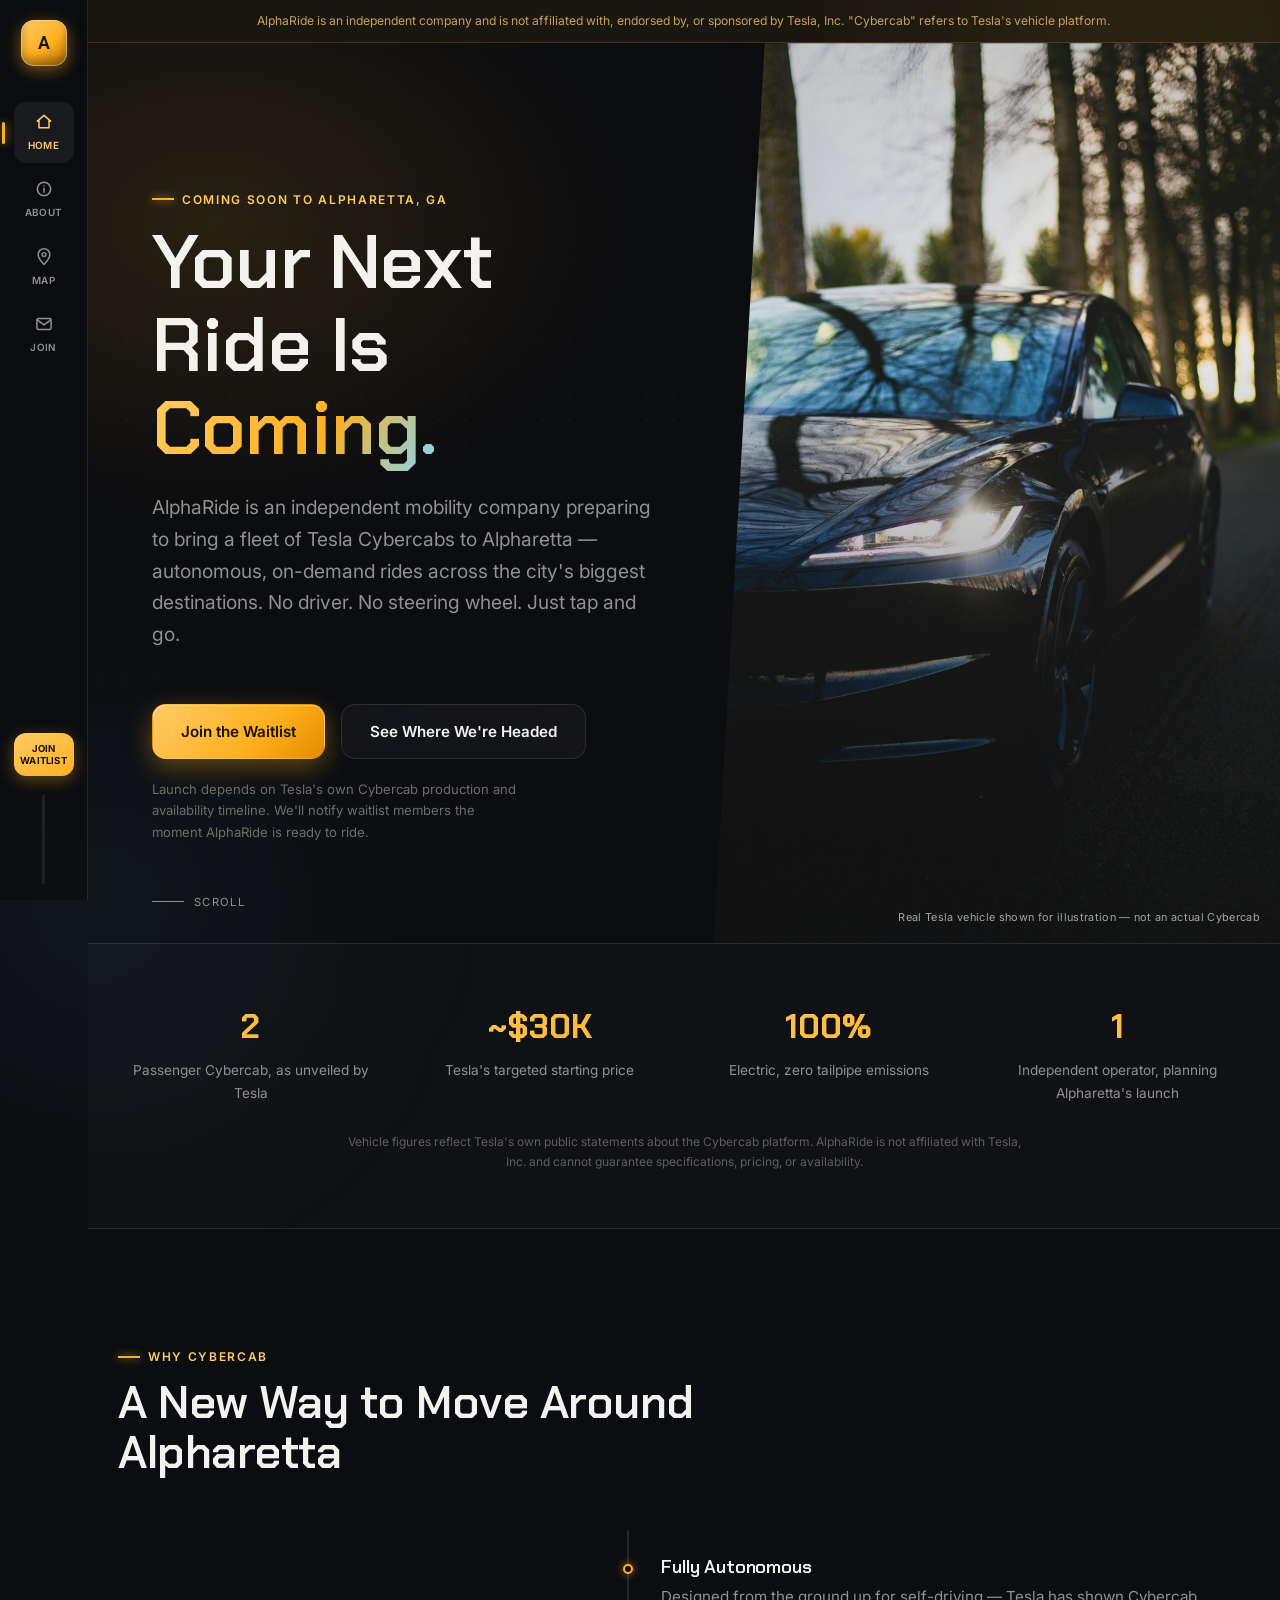
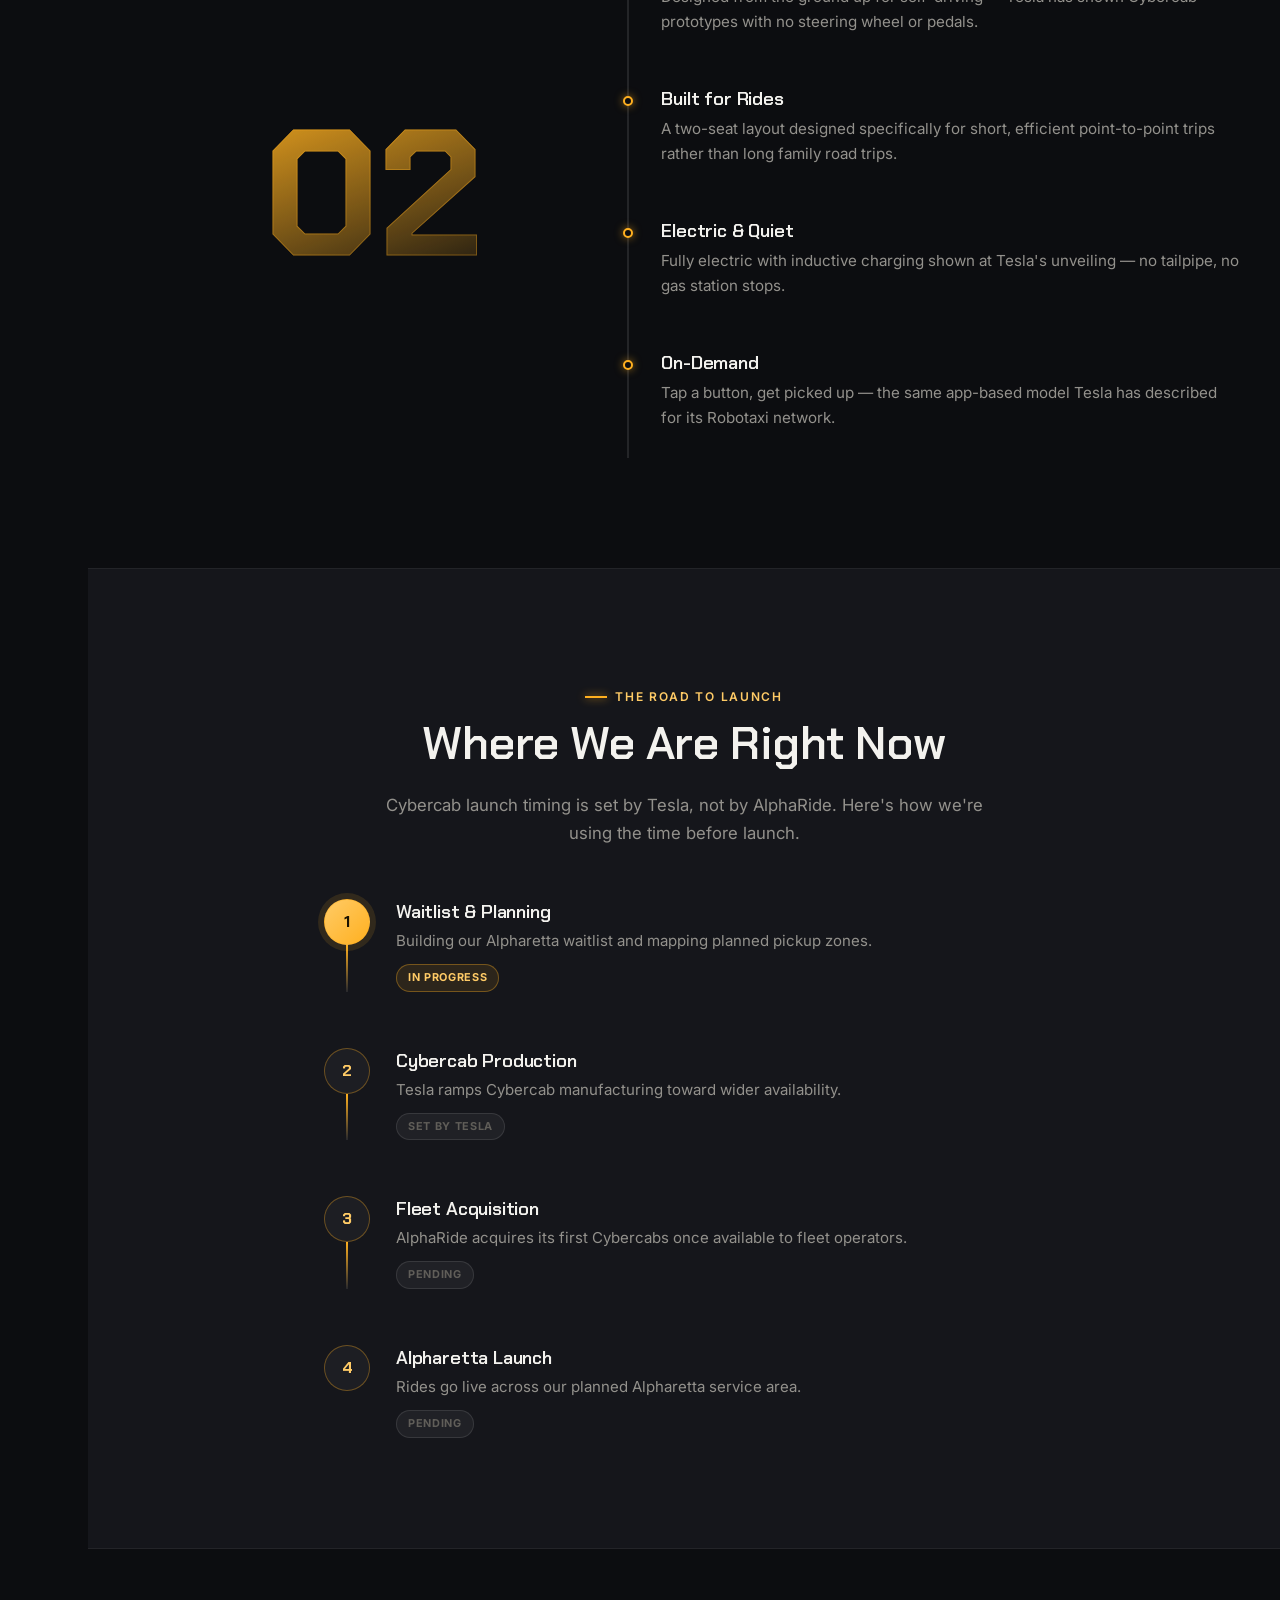
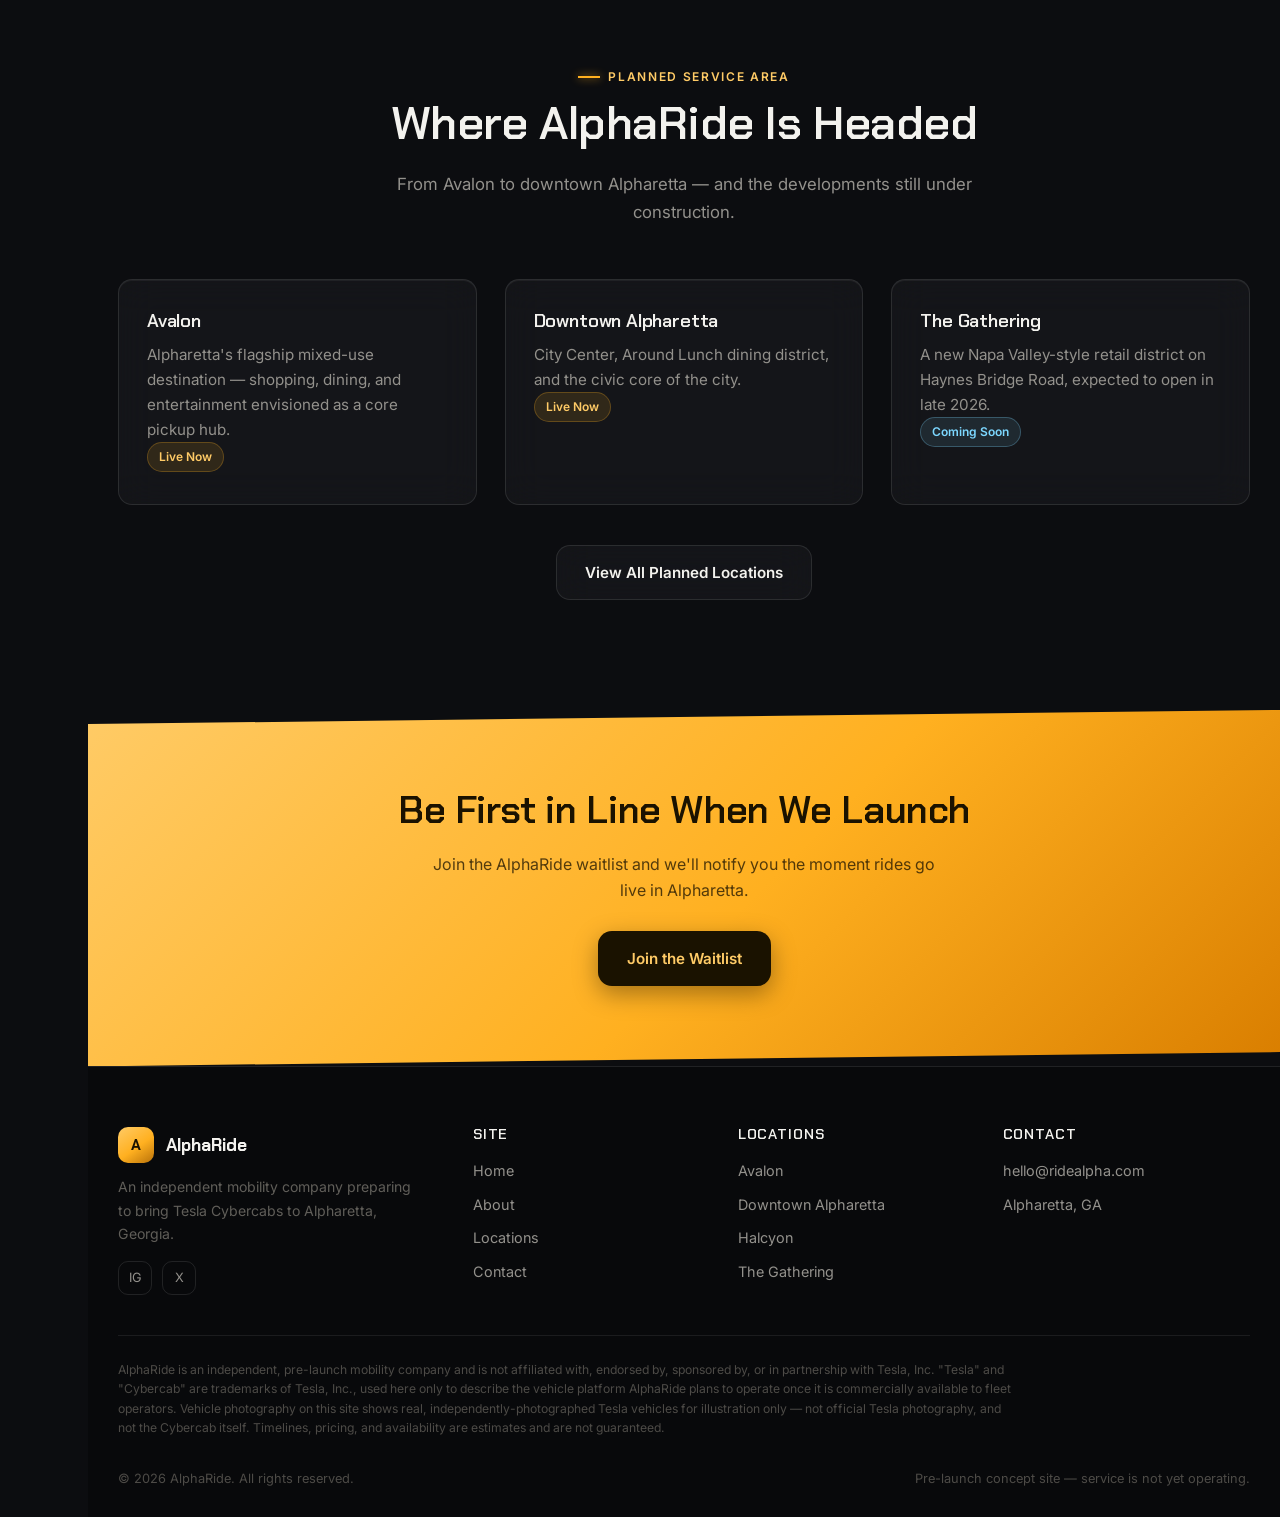
<file: index.html>
<!DOCTYPE html>
<html lang="en">
<head>
<meta charset="UTF-8">
<meta name="viewport" content="width=device-width, initial-scale=1.0">
<title>AlphaRide | Autonomous Rides Coming to Alpharetta</title>
<meta name="description" content="AlphaRide is an independent mobility company preparing to bring Tesla Cybercabs to Alpharetta, Georgia. Join the waitlist to be first in line at launch.">
<link rel="icon" type="image/svg+xml" href="favicon.svg">
<link rel="preconnect" href="https://fonts.googleapis.com">
<link rel="preconnect" href="https://fonts.gstatic.com" crossorigin>
<link href="https://fonts.googleapis.com/css2?family=Chakra+Petch:wght@500;600;700&family=Inter:wght@400;500;600;700&display=swap" rel="stylesheet">
<link rel="stylesheet" href="css/styles.css">
</head>
<body>

<nav class="nav-rail">
  <a href="index.html" class="rail-logo" aria-label="AlphaRide Home">
    <span class="logo-mark">A</span>
  </a>
  <div class="rail-links">
    <a href="index.html" class="active">
      <span class="rail-icon"><svg viewBox="0 0 24 24"><path d="M4 11 12 4l8 7M6 10v9h12v-9" stroke="currentColor" fill="none" stroke-width="1.8" stroke-linecap="round" stroke-linejoin="round"/></svg></span>
      Home
    </a>
    <a href="about.html">
      <span class="rail-icon"><svg viewBox="0 0 24 24"><circle cx="12" cy="12" r="8" stroke="currentColor" fill="none" stroke-width="1.8"/><path d="M12 11v5M12 8v.01" stroke="currentColor" stroke-width="1.8" stroke-linecap="round"/></svg></span>
      About
    </a>
    <a href="locations.html">
      <span class="rail-icon"><svg viewBox="0 0 24 24"><path d="M12 21s7-7.5 7-12a7 7 0 1 0-14 0c0 4.5 7 12 7 12Z" stroke="currentColor" fill="none" stroke-width="1.8" stroke-linejoin="round"/><circle cx="12" cy="9" r="2.3" stroke="currentColor" fill="none" stroke-width="1.6"/></svg></span>
      Map
    </a>
    <a href="contact.html">
      <span class="rail-icon"><svg viewBox="0 0 24 24"><rect x="3.5" y="5.5" width="17" height="13" rx="2" stroke="currentColor" fill="none" stroke-width="1.8"/><path d="M4 7l8 6 8-6" stroke="currentColor" fill="none" stroke-width="1.8" stroke-linecap="round" stroke-linejoin="round"/></svg></span>
      Join
    </a>
  </div>
  <a href="contact.html" class="rail-cta">Join<br>Waitlist</a>
  <div class="rail-progress"><div class="rail-progress-fill"></div></div>
</nav>

<div class="disclaimer-strip">
  <div class="container">
    <p>AlphaRide is an independent company and is not affiliated with, endorsed by, or sponsored by Tesla, Inc. "Cybercab" refers to Tesla's vehicle platform.</p>
  </div>
</div>

<main>

  <!-- Hero: full-bleed split screen -->
  <section class="hero-split" style="padding:0;">
    <div class="hero-copy-col">
      <span class="eyebrow">Coming Soon to Alpharetta, GA</span>
      <h1>Your Next Ride Is <span class="grad-text">Coming.</span></h1>
      <p class="lead">AlphaRide is an independent mobility company preparing to bring a fleet of Tesla Cybercabs to Alpharetta — autonomous, on-demand rides across the city's biggest destinations. No driver. No steering wheel. Just tap and go.</p>
      <div class="hero-actions">
        <a href="contact.html" class="btn btn-primary">Join the Waitlist</a>
        <a href="locations.html" class="btn btn-secondary">See Where We're Headed</a>
      </div>
      <p class="hero-note">Launch depends on Tesla's own Cybercab production and availability timeline. We'll notify waitlist members the moment AlphaRide is ready to ride.</p>
      <div class="hero-scroll-cue"><span class="line"></span> Scroll</div>
    </div>
    <div class="hero-image-col">
      <img src="images/hero-tesla.jpg" alt="A Tesla electric vehicle on a tree-lined road at dusk, headlight glowing" loading="eager">
      <span class="hero-photo-credit">Real Tesla vehicle shown for illustration — not an actual Cybercab</span>
    </div>
  </section>

  <!-- Roadmap stats -->
  <section class="stats-bar">
    <div class="container">
      <div class="stats-grid">
        <div class="stat">
          <div class="stat-number">2</div>
          <div class="stat-label">Passenger Cybercab, as unveiled by Tesla</div>
        </div>
        <div class="stat">
          <div class="stat-number">~$30K</div>
          <div class="stat-label">Tesla's targeted starting price</div>
        </div>
        <div class="stat">
          <div class="stat-number">100%</div>
          <div class="stat-label">Electric, zero tailpipe emissions</div>
        </div>
        <div class="stat">
          <div class="stat-number">1</div>
          <div class="stat-label">Independent operator, planning Alpharetta's launch</div>
        </div>
      </div>
      <p class="stats-note">Vehicle figures reflect Tesla's own public statements about the Cybercab platform. AlphaRide is not affiliated with Tesla, Inc. and cannot guarantee specifications, pricing, or availability.</p>
    </div>
  </section>

  <!-- Why Cybercab: editorial split -->
  <section>
    <div class="container">
      <div class="section-header left">
        <span class="eyebrow">Why Cybercab</span>
        <h2>A New Way to Move Around Alpharetta</h2>
      </div>
      <div class="editorial-split">
        <div class="editorial-number">
          <span class="big-num">02</span>
        </div>
        <div class="editorial-points">
          <div class="editorial-point">
            <h3>Fully Autonomous</h3>
            <p>Designed from the ground up for self-driving — Tesla has shown Cybercab prototypes with no steering wheel or pedals.</p>
          </div>
          <div class="editorial-point">
            <h3>Built for Rides</h3>
            <p>A two-seat layout designed specifically for short, efficient point-to-point trips rather than long family road trips.</p>
          </div>
          <div class="editorial-point">
            <h3>Electric &amp; Quiet</h3>
            <p>Fully electric with inductive charging shown at Tesla's unveiling — no tailpipe, no gas station stops.</p>
          </div>
          <div class="editorial-point">
            <h3>On-Demand</h3>
            <p>Tap a button, get picked up — the same app-based model Tesla has described for its Robotaxi network.</p>
          </div>
        </div>
      </div>
    </div>
  </section>

  <!-- Roadmap: vertical route line -->
  <section class="section-bg-alt">
    <div class="container">
      <div class="section-header">
        <span class="eyebrow">The Road to Launch</span>
        <h2>Where We Are Right Now</h2>
        <p>Cybercab launch timing is set by Tesla, not by AlphaRide. Here's how we're using the time before launch.</p>
      </div>
      <div class="route-timeline">
        <div class="route-stop is-current">
          <div class="route-marker">
            <div class="dot">1</div>
            <div class="route-line-seg"></div>
          </div>
          <div class="route-content">
            <h4>Waitlist &amp; Planning</h4>
            <p>Building our Alpharetta waitlist and mapping planned pickup zones.</p>
            <span class="route-status">In Progress</span>
          </div>
        </div>
        <div class="route-stop">
          <div class="route-marker">
            <div class="dot">2</div>
            <div class="route-line-seg"></div>
          </div>
          <div class="route-content">
            <h4>Cybercab Production</h4>
            <p>Tesla ramps Cybercab manufacturing toward wider availability.</p>
            <span class="route-status">Set by Tesla</span>
          </div>
        </div>
        <div class="route-stop">
          <div class="route-marker">
            <div class="dot">3</div>
            <div class="route-line-seg"></div>
          </div>
          <div class="route-content">
            <h4>Fleet Acquisition</h4>
            <p>AlphaRide acquires its first Cybercabs once available to fleet operators.</p>
            <span class="route-status">Pending</span>
          </div>
        </div>
        <div class="route-stop">
          <div class="route-marker">
            <div class="dot">4</div>
          </div>
          <div class="route-content">
            <h4>Alpharetta Launch</h4>
            <p>Rides go live across our planned Alpharetta service area.</p>
            <span class="route-status">Pending</span>
          </div>
        </div>
      </div>
    </div>
  </section>

  <!-- Locations teaser -->
  <section>
    <div class="container">
      <div class="section-header">
        <span class="eyebrow">Planned Service Area</span>
        <h2>Where AlphaRide Is Headed</h2>
        <p>From Avalon to downtown Alpharetta — and the developments still under construction.</p>
      </div>
      <div class="grid grid-3">
        <div class="card">
          <h3>Avalon</h3>
          <p>Alpharetta's flagship mixed-use destination — shopping, dining, and entertainment envisioned as a core pickup hub.</p>
          <span class="pill">Live Now</span>
        </div>
        <div class="card">
          <h3>Downtown Alpharetta</h3>
          <p>City Center, Around Lunch dining district, and the civic core of the city.</p>
          <span class="pill">Live Now</span>
        </div>
        <div class="card">
          <h3>The Gathering</h3>
          <p>A new Napa Valley-style retail district on Haynes Bridge Road, expected to open in late 2026.</p>
          <span class="pill ice">Coming Soon</span>
        </div>
      </div>
      <div style="text-align:center; margin-top:40px;">
        <a href="locations.html" class="btn btn-secondary">View All Planned Locations</a>
      </div>
    </div>
  </section>

  <!-- CTA -->
  <section class="cta-banner">
    <div class="container">
      <h2>Be First in Line When We Launch</h2>
      <p>Join the AlphaRide waitlist and we'll notify you the moment rides go live in Alpharetta.</p>
      <a href="contact.html" class="btn btn-primary">Join the Waitlist</a>
    </div>
  </section>

</main>

<footer class="site-footer">
  <div class="container">
    <div class="footer-grid">
      <div class="footer-brand">
        <a href="index.html" class="logo">
          <span class="logo-mark">A</span>
          AlphaRide
        </a>
        <p>An independent mobility company preparing to bring Tesla Cybercabs to Alpharetta, Georgia.</p>
        <div class="footer-social">
          <a href="#" aria-label="Instagram">IG</a>
          <a href="#" aria-label="X / Twitter">X</a>
        </div>
      </div>
      <div class="footer-col">
        <h4>Site</h4>
        <ul>
          <li><a href="index.html">Home</a></li>
          <li><a href="about.html">About</a></li>
          <li><a href="locations.html">Locations</a></li>
          <li><a href="contact.html">Contact</a></li>
        </ul>
      </div>
      <div class="footer-col">
        <h4>Locations</h4>
        <ul>
          <li><a href="locations.html">Avalon</a></li>
          <li><a href="locations.html">Downtown Alpharetta</a></li>
          <li><a href="locations.html">Halcyon</a></li>
          <li><a href="locations.html">The Gathering</a></li>
        </ul>
      </div>
      <div class="footer-col">
        <h4>Contact</h4>
        <ul>
          <li><a href="mailto:hello@ridealpha.com">hello@ridealpha.com</a></li>
          <li>Alpharetta, GA</li>
        </ul>
      </div>
    </div>
    <p class="footer-legal">AlphaRide is an independent, pre-launch mobility company and is not affiliated with, endorsed by, sponsored by, or in partnership with Tesla, Inc. "Tesla" and "Cybercab" are trademarks of Tesla, Inc., used here only to describe the vehicle platform AlphaRide plans to operate once it is commercially available to fleet operators. Vehicle photography on this site shows real, independently-photographed Tesla vehicles for illustration only — not official Tesla photography, and not the Cybercab itself. Timelines, pricing, and availability are estimates and are not guaranteed.</p>
    <div class="footer-bottom">
      <span>&copy; 2026 AlphaRide. All rights reserved.</span>
      <span>Pre-launch concept site — service is not yet operating.</span>
    </div>
  </div>
</footer>

<script src="js/main.js"></script>
</body>
</html>
</file>
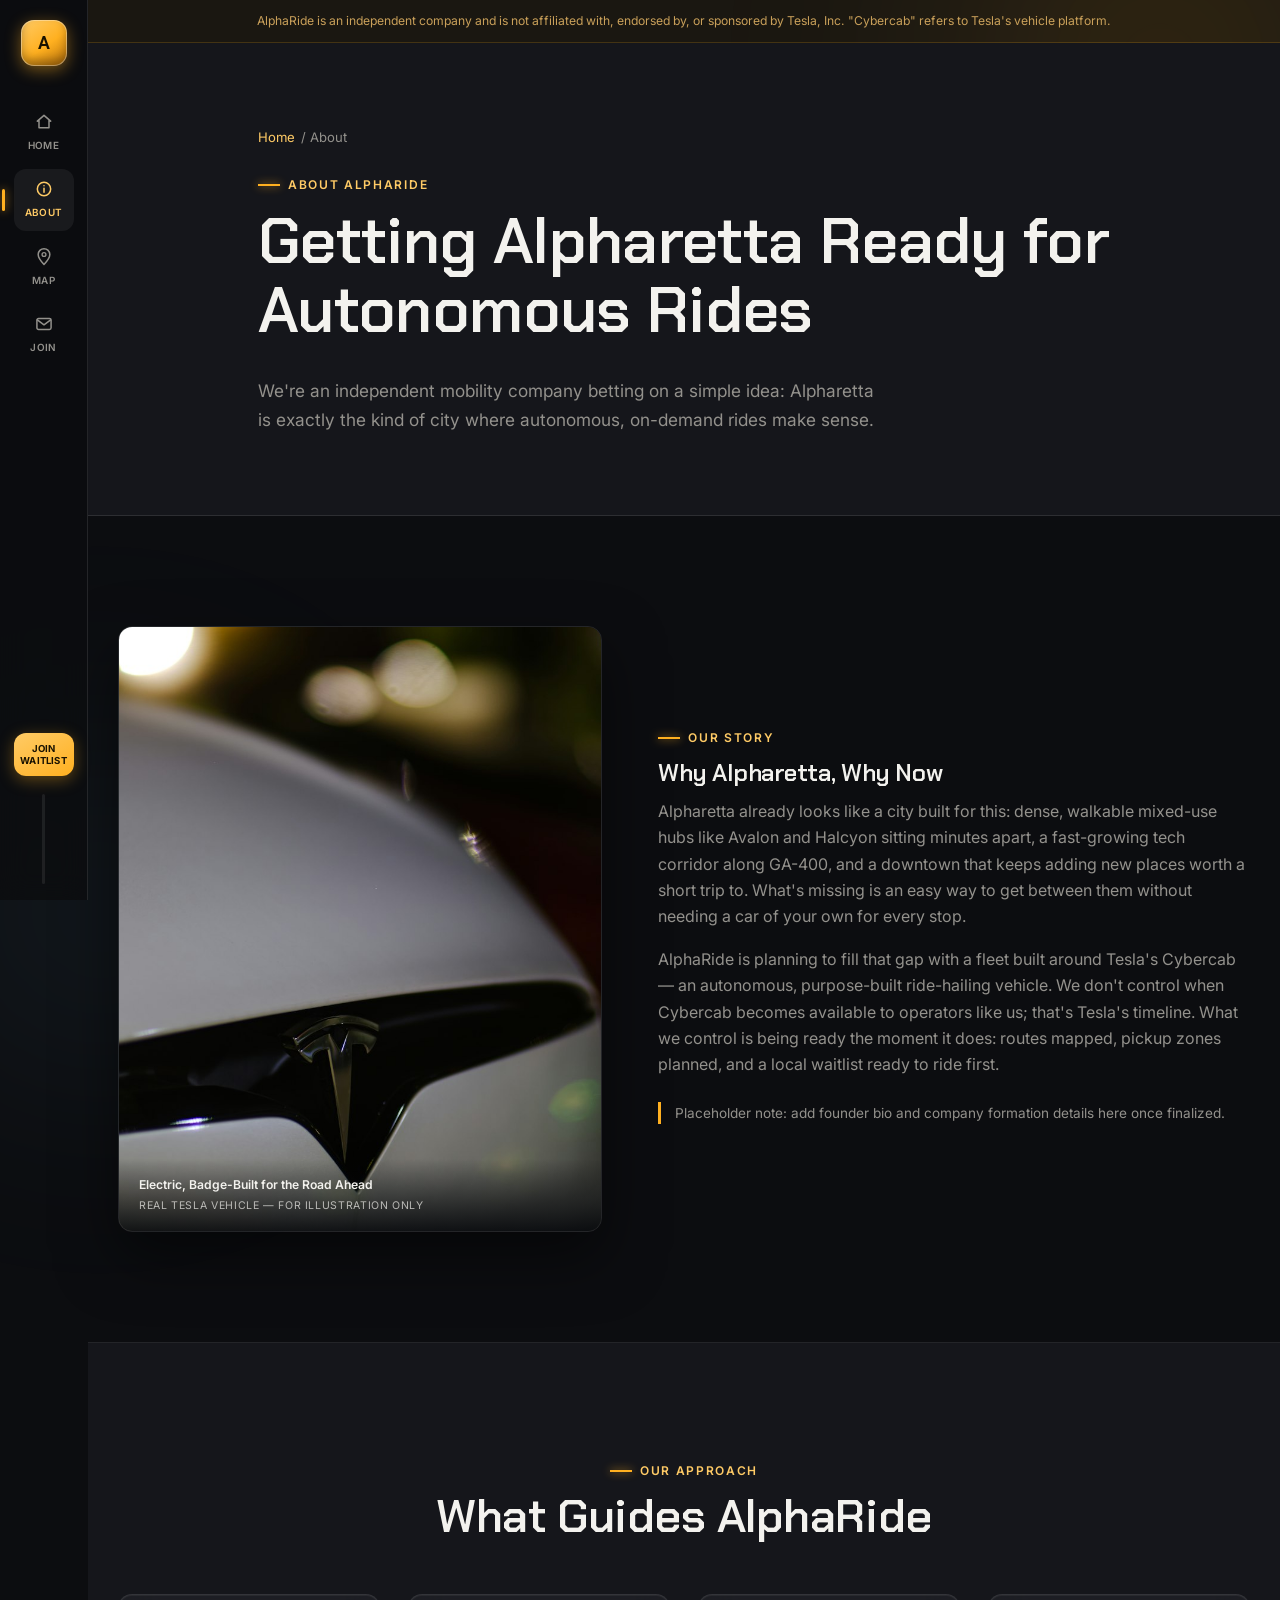
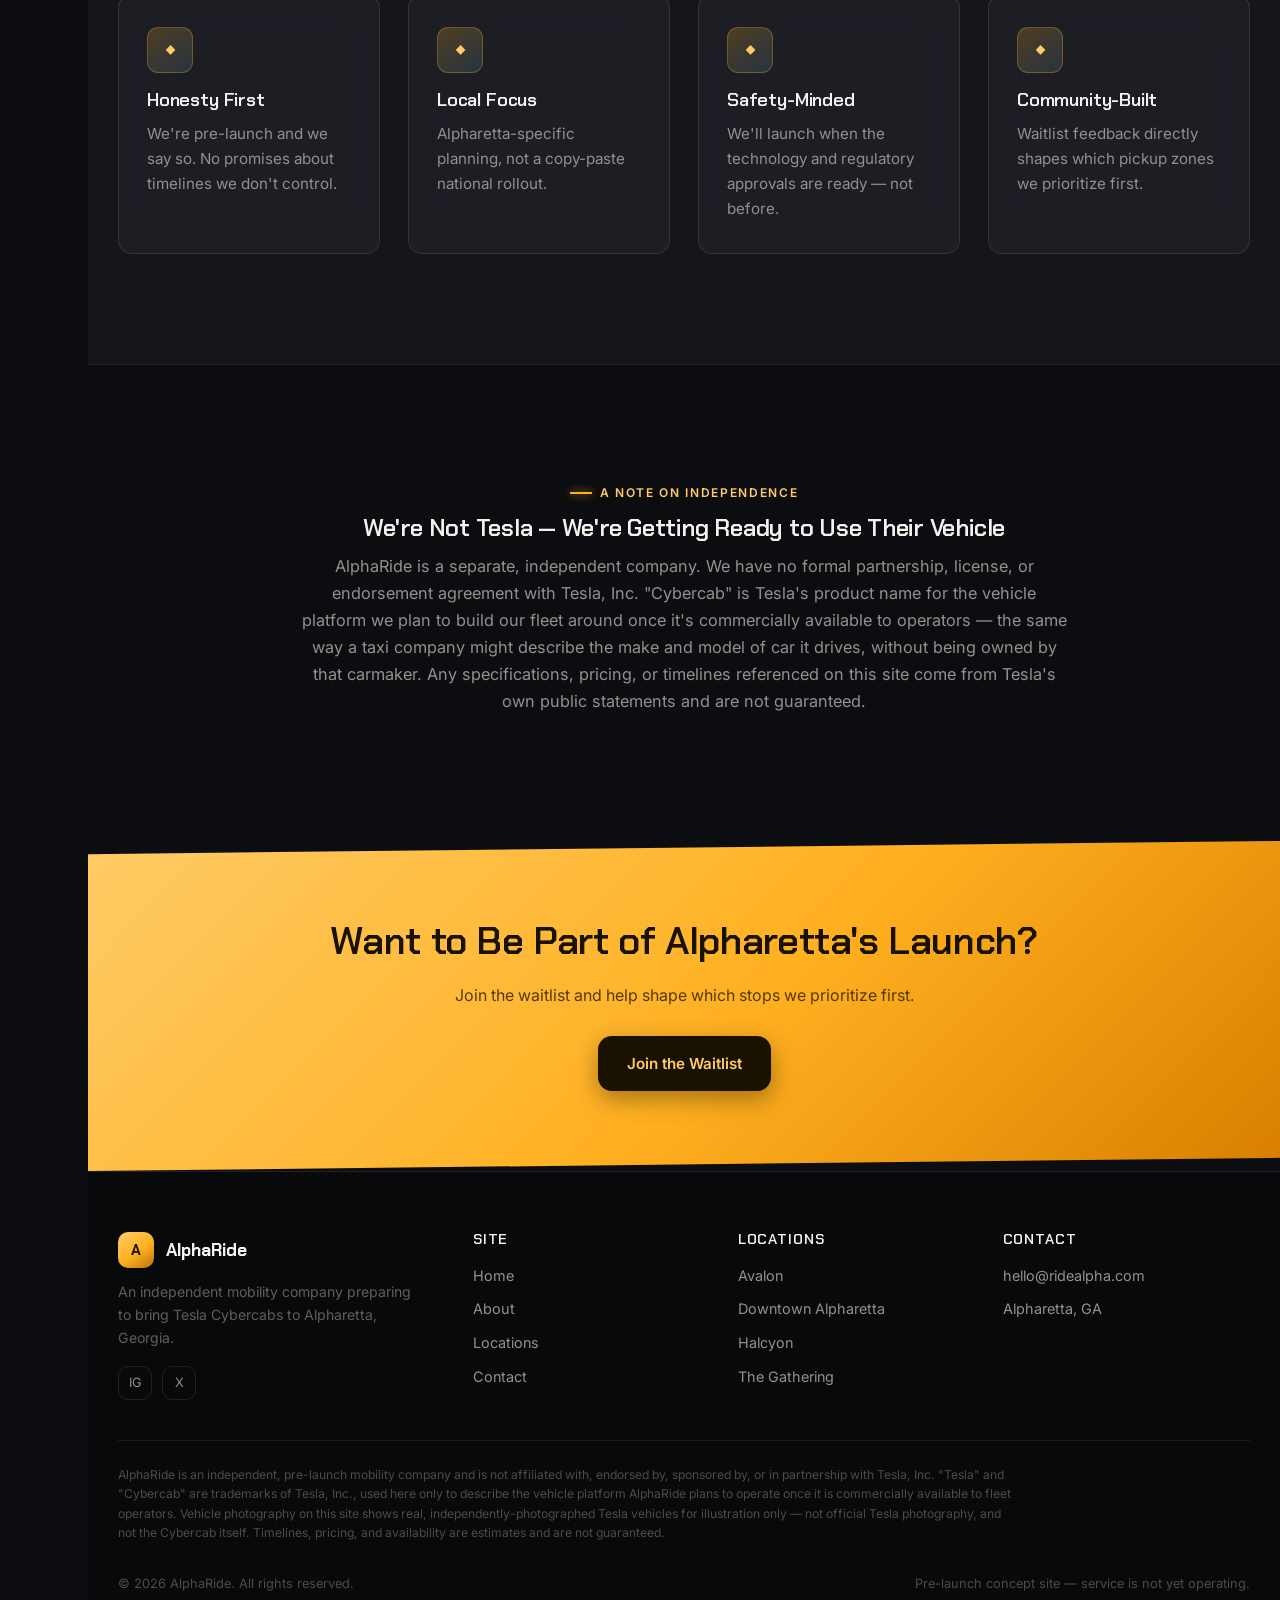
<file: about.html>
<!DOCTYPE html>
<html lang="en">
<head>
<meta charset="UTF-8">
<meta name="viewport" content="width=device-width, initial-scale=1.0">
<title>About | AlphaRide</title>
<meta name="description" content="AlphaRide is an independent mobility company preparing to launch a Tesla Cybercab fleet in Alpharetta, Georgia. Learn about our vision and approach.">
<link rel="icon" type="image/svg+xml" href="favicon.svg">
<link rel="preconnect" href="https://fonts.googleapis.com">
<link rel="preconnect" href="https://fonts.gstatic.com" crossorigin>
<link href="https://fonts.googleapis.com/css2?family=Chakra+Petch:wght@500;600;700&family=Inter:wght@400;500;600;700&display=swap" rel="stylesheet">
<link rel="stylesheet" href="css/styles.css">
</head>
<body>

<nav class="nav-rail">
  <a href="index.html" class="rail-logo" aria-label="AlphaRide Home">
    <span class="logo-mark">A</span>
  </a>
  <div class="rail-links">
    <a href="index.html">
      <span class="rail-icon"><svg viewBox="0 0 24 24"><path d="M4 11 12 4l8 7M6 10v9h12v-9" stroke="currentColor" fill="none" stroke-width="1.8" stroke-linecap="round" stroke-linejoin="round"/></svg></span>
      Home
    </a>
    <a href="about.html" class="active">
      <span class="rail-icon"><svg viewBox="0 0 24 24"><circle cx="12" cy="12" r="8" stroke="currentColor" fill="none" stroke-width="1.8"/><path d="M12 11v5M12 8v.01" stroke="currentColor" stroke-width="1.8" stroke-linecap="round"/></svg></span>
      About
    </a>
    <a href="locations.html">
      <span class="rail-icon"><svg viewBox="0 0 24 24"><path d="M12 21s7-7.5 7-12a7 7 0 1 0-14 0c0 4.5 7 12 7 12Z" stroke="currentColor" fill="none" stroke-width="1.8" stroke-linejoin="round"/><circle cx="12" cy="9" r="2.3" stroke="currentColor" fill="none" stroke-width="1.6"/></svg></span>
      Map
    </a>
    <a href="contact.html">
      <span class="rail-icon"><svg viewBox="0 0 24 24"><rect x="3.5" y="5.5" width="17" height="13" rx="2" stroke="currentColor" fill="none" stroke-width="1.8"/><path d="M4 7l8 6 8-6" stroke="currentColor" fill="none" stroke-width="1.8" stroke-linecap="round" stroke-linejoin="round"/></svg></span>
      Join
    </a>
  </div>
  <a href="contact.html" class="rail-cta">Join<br>Waitlist</a>
  <div class="rail-progress"><div class="rail-progress-fill"></div></div>
</nav>

<div class="disclaimer-strip">
  <div class="container">
    <p>AlphaRide is an independent company and is not affiliated with, endorsed by, or sponsored by Tesla, Inc. "Cybercab" refers to Tesla's vehicle platform.</p>
  </div>
</div>

<main>

  <div class="page-header">
    <div class="container">
      <div class="breadcrumb"><a href="index.html">Home</a> / About</div>
      <span class="eyebrow">About AlphaRide</span>
      <h1>Getting Alpharetta Ready for Autonomous Rides</h1>
      <p>We're an independent mobility company betting on a simple idea: Alpharetta is exactly the kind of city where autonomous, on-demand rides make sense.</p>
    </div>
  </div>

  <!-- Story -->
  <section>
    <div class="container about-split">
      <div class="about-photo">
        <img src="images/badge-tesla.jpg" alt="Close-up of a Tesla badge glowing at night with city lights in the background" loading="lazy">
        <span class="about-photo-tag">Electric, Badge-Built for the Road Ahead<small>Real Tesla vehicle — for illustration only</small></span>
      </div>
      <div>
        <span class="eyebrow">Our Story</span>
        <h2>Why Alpharetta, Why Now</h2>
        <p style="color:var(--color-text-light);">Alpharetta already looks like a city built for this: dense, walkable mixed-use hubs like Avalon and Halcyon sitting minutes apart, a fast-growing tech corridor along GA-400, and a downtown that keeps adding new places worth a short trip to. What's missing is an easy way to get between them without needing a car of your own for every stop.</p>
        <p style="color:var(--color-text-light);">AlphaRide is planning to fill that gap with a fleet built around Tesla's Cybercab — an autonomous, purpose-built ride-hailing vehicle. We don't control when Cybercab becomes available to operators like us; that's Tesla's timeline. What we control is being ready the moment it does: routes mapped, pickup zones planned, and a local waitlist ready to ride first.</p>
        <p style="font-size:0.85rem; color:var(--color-text-light); border-left:3px solid var(--color-accent); padding-left:14px; margin-top:24px;">
          Placeholder note: add founder bio and company formation details here once finalized.
        </p>
      </div>
    </div>
  </section>

  <!-- Values -->
  <section class="section-bg-alt">
    <div class="container">
      <div class="section-header">
        <span class="eyebrow">Our Approach</span>
        <h2>What Guides AlphaRide</h2>
      </div>
      <div class="grid grid-4">
        <div class="card">
          <div class="icon">◆</div>
          <h3>Honesty First</h3>
          <p>We're pre-launch and we say so. No promises about timelines we don't control.</p>
        </div>
        <div class="card">
          <div class="icon">◆</div>
          <h3>Local Focus</h3>
          <p>Alpharetta-specific planning, not a copy-paste national rollout.</p>
        </div>
        <div class="card">
          <div class="icon">◆</div>
          <h3>Safety-Minded</h3>
          <p>We'll launch when the technology and regulatory approvals are ready — not before.</p>
        </div>
        <div class="card">
          <div class="icon">◆</div>
          <h3>Community-Built</h3>
          <p>Waitlist feedback directly shapes which pickup zones we prioritize first.</p>
        </div>
      </div>
    </div>
  </section>

  <!-- Independence disclosure -->
  <section>
    <div class="container" style="max-width:820px; text-align:center; margin:0 auto;">
      <span class="eyebrow" style="justify-content:center;">A Note on Independence</span>
      <h2>We're Not Tesla — We're Getting Ready to Use Their Vehicle</h2>
      <p style="color:var(--color-text-light); font-size:1.02rem;">AlphaRide is a separate, independent company. We have no formal partnership, license, or endorsement agreement with Tesla, Inc. "Cybercab" is Tesla's product name for the vehicle platform we plan to build our fleet around once it's commercially available to operators — the same way a taxi company might describe the make and model of car it drives, without being owned by that carmaker. Any specifications, pricing, or timelines referenced on this site come from Tesla's own public statements and are not guaranteed.</p>
    </div>
  </section>

  <!-- CTA -->
  <section class="cta-banner">
    <div class="container">
      <h2>Want to Be Part of Alpharetta's Launch?</h2>
      <p>Join the waitlist and help shape which stops we prioritize first.</p>
      <a href="contact.html" class="btn btn-primary">Join the Waitlist</a>
    </div>
  </section>

</main>

<footer class="site-footer">
  <div class="container">
    <div class="footer-grid">
      <div class="footer-brand">
        <a href="index.html" class="logo">
          <span class="logo-mark">A</span>
          AlphaRide
        </a>
        <p>An independent mobility company preparing to bring Tesla Cybercabs to Alpharetta, Georgia.</p>
        <div class="footer-social">
          <a href="#" aria-label="Instagram">IG</a>
          <a href="#" aria-label="X / Twitter">X</a>
        </div>
      </div>
      <div class="footer-col">
        <h4>Site</h4>
        <ul>
          <li><a href="index.html">Home</a></li>
          <li><a href="about.html">About</a></li>
          <li><a href="locations.html">Locations</a></li>
          <li><a href="contact.html">Contact</a></li>
        </ul>
      </div>
      <div class="footer-col">
        <h4>Locations</h4>
        <ul>
          <li><a href="locations.html">Avalon</a></li>
          <li><a href="locations.html">Downtown Alpharetta</a></li>
          <li><a href="locations.html">Halcyon</a></li>
          <li><a href="locations.html">The Gathering</a></li>
        </ul>
      </div>
      <div class="footer-col">
        <h4>Contact</h4>
        <ul>
          <li><a href="mailto:hello@ridealpha.com">hello@ridealpha.com</a></li>
          <li>Alpharetta, GA</li>
        </ul>
      </div>
    </div>
    <p class="footer-legal">AlphaRide is an independent, pre-launch mobility company and is not affiliated with, endorsed by, sponsored by, or in partnership with Tesla, Inc. "Tesla" and "Cybercab" are trademarks of Tesla, Inc., used here only to describe the vehicle platform AlphaRide plans to operate once it is commercially available to fleet operators. Vehicle photography on this site shows real, independently-photographed Tesla vehicles for illustration only — not official Tesla photography, and not the Cybercab itself. Timelines, pricing, and availability are estimates and are not guaranteed.</p>
    <div class="footer-bottom">
      <span>&copy; 2026 AlphaRide. All rights reserved.</span>
      <span>Pre-launch concept site — service is not yet operating.</span>
    </div>
  </div>
</footer>

<script src="js/main.js"></script>
</body>
</html>
</file>
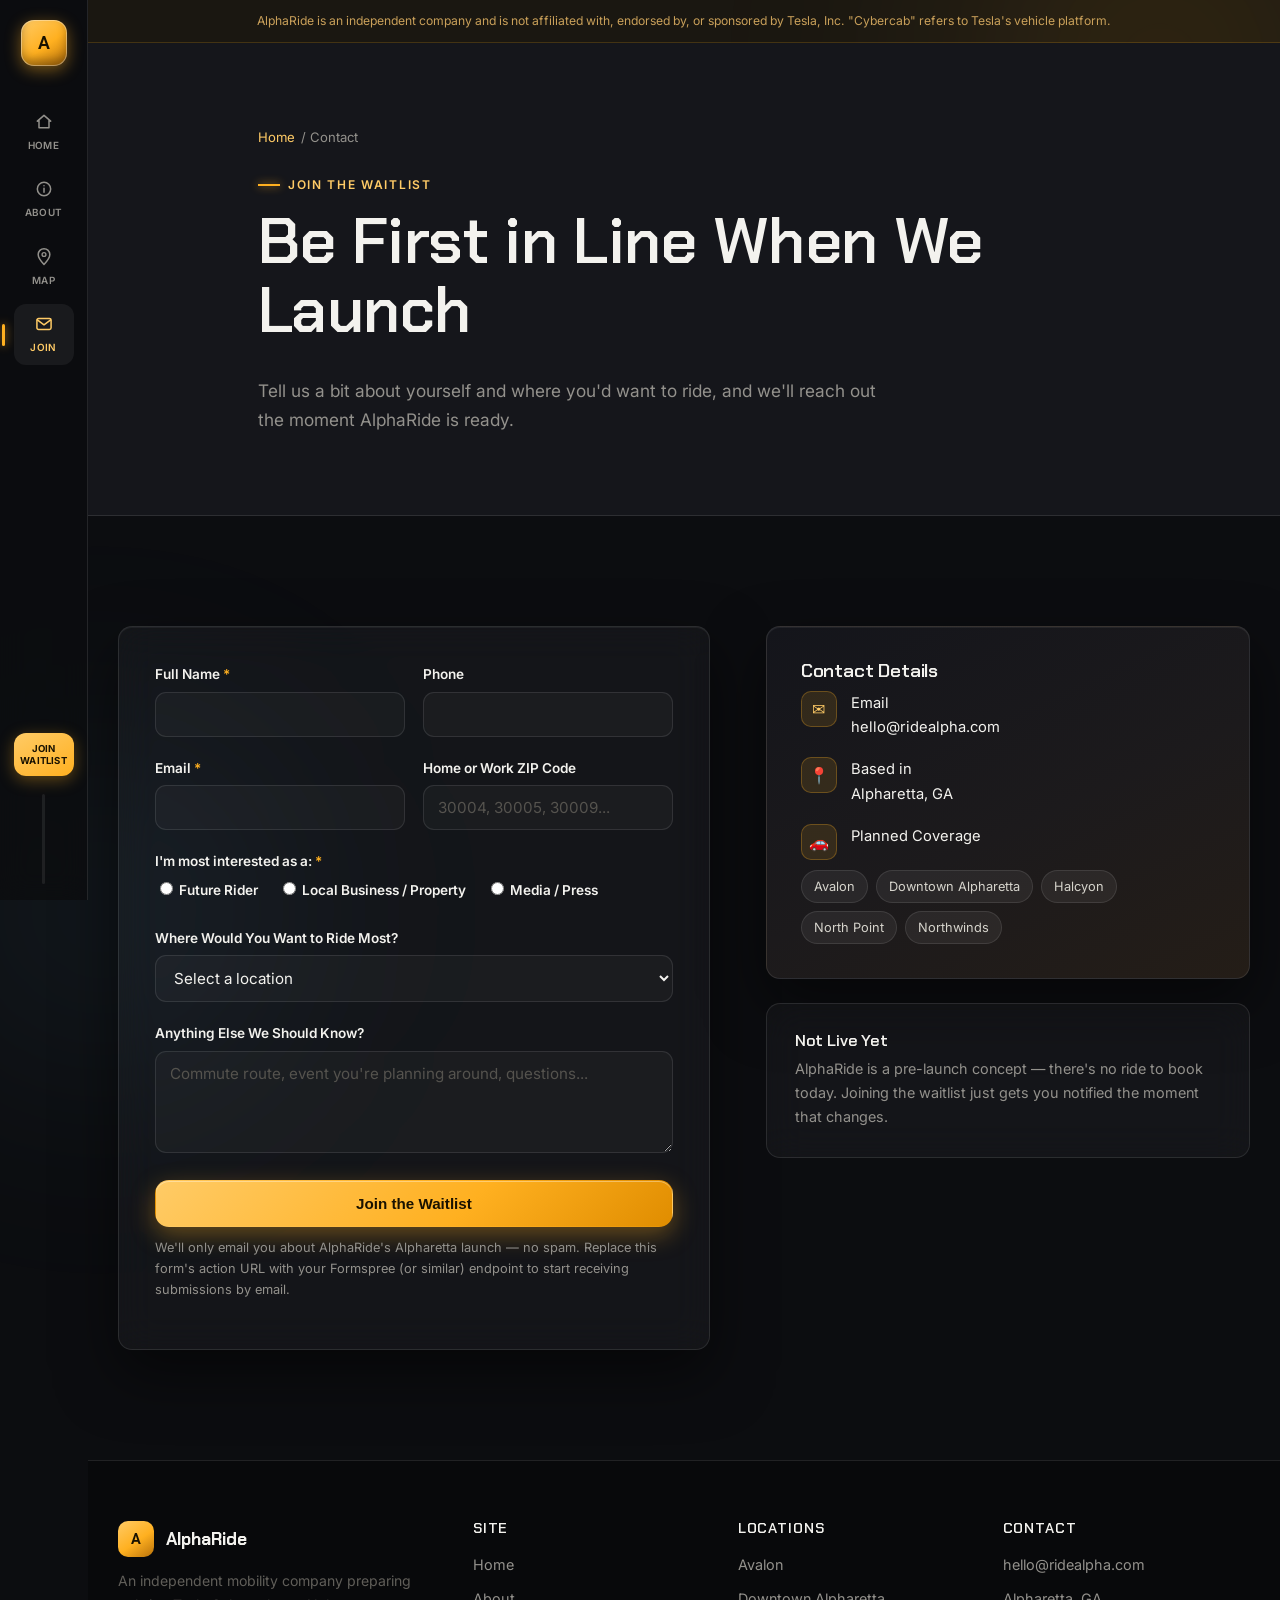
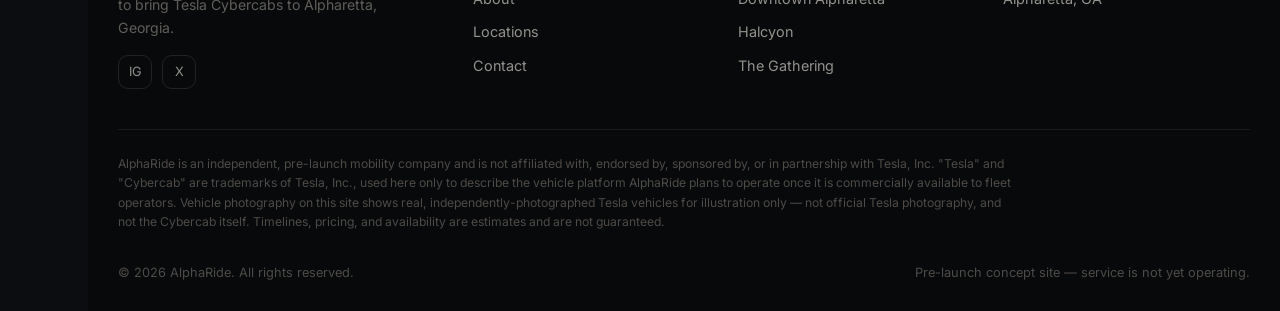
<file: contact.html>
<!DOCTYPE html>
<html lang="en">
<head>
<meta charset="UTF-8">
<meta name="viewport" content="width=device-width, initial-scale=1.0">
<title>Join the Waitlist | AlphaRide</title>
<meta name="description" content="Join the AlphaRide waitlist to be first in line when autonomous Cybercab rides launch in Alpharetta, Georgia.">
<link rel="icon" type="image/svg+xml" href="favicon.svg">
<link rel="preconnect" href="https://fonts.googleapis.com">
<link rel="preconnect" href="https://fonts.gstatic.com" crossorigin>
<link href="https://fonts.googleapis.com/css2?family=Chakra+Petch:wght@500;600;700&family=Inter:wght@400;500;600;700&display=swap" rel="stylesheet">
<link rel="stylesheet" href="css/styles.css">
</head>
<body>

<nav class="nav-rail">
  <a href="index.html" class="rail-logo" aria-label="AlphaRide Home">
    <span class="logo-mark">A</span>
  </a>
  <div class="rail-links">
    <a href="index.html">
      <span class="rail-icon"><svg viewBox="0 0 24 24"><path d="M4 11 12 4l8 7M6 10v9h12v-9" stroke="currentColor" fill="none" stroke-width="1.8" stroke-linecap="round" stroke-linejoin="round"/></svg></span>
      Home
    </a>
    <a href="about.html">
      <span class="rail-icon"><svg viewBox="0 0 24 24"><circle cx="12" cy="12" r="8" stroke="currentColor" fill="none" stroke-width="1.8"/><path d="M12 11v5M12 8v.01" stroke="currentColor" stroke-width="1.8" stroke-linecap="round"/></svg></span>
      About
    </a>
    <a href="locations.html">
      <span class="rail-icon"><svg viewBox="0 0 24 24"><path d="M12 21s7-7.5 7-12a7 7 0 1 0-14 0c0 4.5 7 12 7 12Z" stroke="currentColor" fill="none" stroke-width="1.8" stroke-linejoin="round"/><circle cx="12" cy="9" r="2.3" stroke="currentColor" fill="none" stroke-width="1.6"/></svg></span>
      Map
    </a>
    <a href="contact.html" class="active">
      <span class="rail-icon"><svg viewBox="0 0 24 24"><rect x="3.5" y="5.5" width="17" height="13" rx="2" stroke="currentColor" fill="none" stroke-width="1.8"/><path d="M4 7l8 6 8-6" stroke="currentColor" fill="none" stroke-width="1.8" stroke-linecap="round" stroke-linejoin="round"/></svg></span>
      Join
    </a>
  </div>
  <a href="contact.html" class="rail-cta">Join<br>Waitlist</a>
  <div class="rail-progress"><div class="rail-progress-fill"></div></div>
</nav>

<div class="disclaimer-strip">
  <div class="container">
    <p>AlphaRide is an independent company and is not affiliated with, endorsed by, or sponsored by Tesla, Inc. "Cybercab" refers to Tesla's vehicle platform.</p>
  </div>
</div>

<main>

  <div class="page-header">
    <div class="container">
      <div class="breadcrumb"><a href="index.html">Home</a> / Contact</div>
      <span class="eyebrow">Join the Waitlist</span>
      <h1>Be First in Line When We Launch</h1>
      <p>Tell us a bit about yourself and where you'd want to ride, and we'll reach out the moment AlphaRide is ready.</p>
    </div>
  </div>

  <section>
    <div class="container contact-layout">

      <!-- Form -->
      <div>
        <form class="contact-form" action="https://formspree.io/f/YOUR_FORM_ID" method="POST">
          <div class="form-row">
            <div class="form-group">
              <label for="name">Full Name <span class="req">*</span></label>
              <input type="text" id="name" name="name" required autocomplete="name">
            </div>
            <div class="form-group">
              <label for="phone">Phone</label>
              <input type="tel" id="phone" name="phone" autocomplete="tel">
            </div>
          </div>

          <div class="form-row">
            <div class="form-group">
              <label for="email">Email <span class="req">*</span></label>
              <input type="email" id="email" name="email" required autocomplete="email">
            </div>
            <div class="form-group">
              <label for="zip">Home or Work ZIP Code</label>
              <input type="text" id="zip" name="zip" autocomplete="postal-code" placeholder="30004, 30005, 30009...">
            </div>
          </div>

          <div class="form-group">
            <label>I'm most interested as a: <span class="req">*</span></label>
            <div class="radio-group">
              <label class="radio-option"><input type="radio" name="role" value="Future Rider" required> Future Rider</label>
              <label class="radio-option"><input type="radio" name="role" value="Local Business"> Local Business / Property</label>
              <label class="radio-option"><input type="radio" name="role" value="Media"> Media / Press</label>
            </div>
          </div>

          <div class="form-group">
            <label for="location">Where Would You Want to Ride Most?</label>
            <select id="location" name="location">
              <option value="">Select a location</option>
              <option value="Avalon">Avalon</option>
              <option value="Downtown Alpharetta">Downtown Alpharetta</option>
              <option value="Halcyon">Halcyon</option>
              <option value="North Point">North Point</option>
              <option value="Ameris Bank Amphitheatre">Ameris Bank Amphitheatre</option>
              <option value="Northwinds Tech Corridor">Northwinds Tech Corridor</option>
              <option value="Other">Somewhere else</option>
            </select>
          </div>

          <div class="form-group">
            <label for="message">Anything Else We Should Know?</label>
            <textarea id="message" name="message" rows="4" placeholder="Commute route, event you're planning around, questions..."></textarea>
          </div>

          <button type="submit" class="btn btn-primary btn-block">Join the Waitlist</button>
          <p class="form-note">We'll only email you about AlphaRide's Alpharetta launch — no spam. Replace this form's action URL with your Formspree (or similar) endpoint to start receiving submissions by email.</p>

          <div class="form-status"></div>
        </form>
      </div>

      <!-- Info -->
      <div>
        <div class="contact-info-card">
          <h3>Contact Details</h3>
          <div class="info-row">
            <span class="icon">✉</span>
            <div>Email<br><a href="mailto:hello@ridealpha.com">hello@ridealpha.com</a></div>
          </div>
          <div class="info-row">
            <span class="icon">📍</span>
            <div>Based in<br>Alpharetta, GA</div>
          </div>
          <div>
            <div class="info-row" style="margin-bottom:8px;">
              <span class="icon">🚗</span>
              <div>Planned Coverage</div>
            </div>
            <ul class="service-area-list">
              <li>Avalon</li>
              <li>Downtown Alpharetta</li>
              <li>Halcyon</li>
              <li>North Point</li>
              <li>Northwinds</li>
            </ul>
          </div>
        </div>

        <div class="contact-side-card">
          <h4>Not Live Yet</h4>
          <p>AlphaRide is a pre-launch concept — there's no ride to book today. Joining the waitlist just gets you notified the moment that changes.</p>
        </div>
      </div>

    </div>
  </section>

</main>

<footer class="site-footer">
  <div class="container">
    <div class="footer-grid">
      <div class="footer-brand">
        <a href="index.html" class="logo">
          <span class="logo-mark">A</span>
          AlphaRide
        </a>
        <p>An independent mobility company preparing to bring Tesla Cybercabs to Alpharetta, Georgia.</p>
        <div class="footer-social">
          <a href="#" aria-label="Instagram">IG</a>
          <a href="#" aria-label="X / Twitter">X</a>
        </div>
      </div>
      <div class="footer-col">
        <h4>Site</h4>
        <ul>
          <li><a href="index.html">Home</a></li>
          <li><a href="about.html">About</a></li>
          <li><a href="locations.html">Locations</a></li>
          <li><a href="contact.html">Contact</a></li>
        </ul>
      </div>
      <div class="footer-col">
        <h4>Locations</h4>
        <ul>
          <li><a href="locations.html">Avalon</a></li>
          <li><a href="locations.html">Downtown Alpharetta</a></li>
          <li><a href="locations.html">Halcyon</a></li>
          <li><a href="locations.html">The Gathering</a></li>
        </ul>
      </div>
      <div class="footer-col">
        <h4>Contact</h4>
        <ul>
          <li><a href="mailto:hello@ridealpha.com">hello@ridealpha.com</a></li>
          <li>Alpharetta, GA</li>
        </ul>
      </div>
    </div>
    <p class="footer-legal">AlphaRide is an independent, pre-launch mobility company and is not affiliated with, endorsed by, sponsored by, or in partnership with Tesla, Inc. "Tesla" and "Cybercab" are trademarks of Tesla, Inc., used here only to describe the vehicle platform AlphaRide plans to operate once it is commercially available to fleet operators. Vehicle photography on this site shows real, independently-photographed Tesla vehicles for illustration only — not official Tesla photography, and not the Cybercab itself. Timelines, pricing, and availability are estimates and are not guaranteed.</p>
    <div class="footer-bottom">
      <span>&copy; 2026 AlphaRide. All rights reserved.</span>
      <span>Pre-launch concept site — service is not yet operating.</span>
    </div>
  </div>
</footer>

<script src="js/main.js"></script>
</body>
</html>
</file>
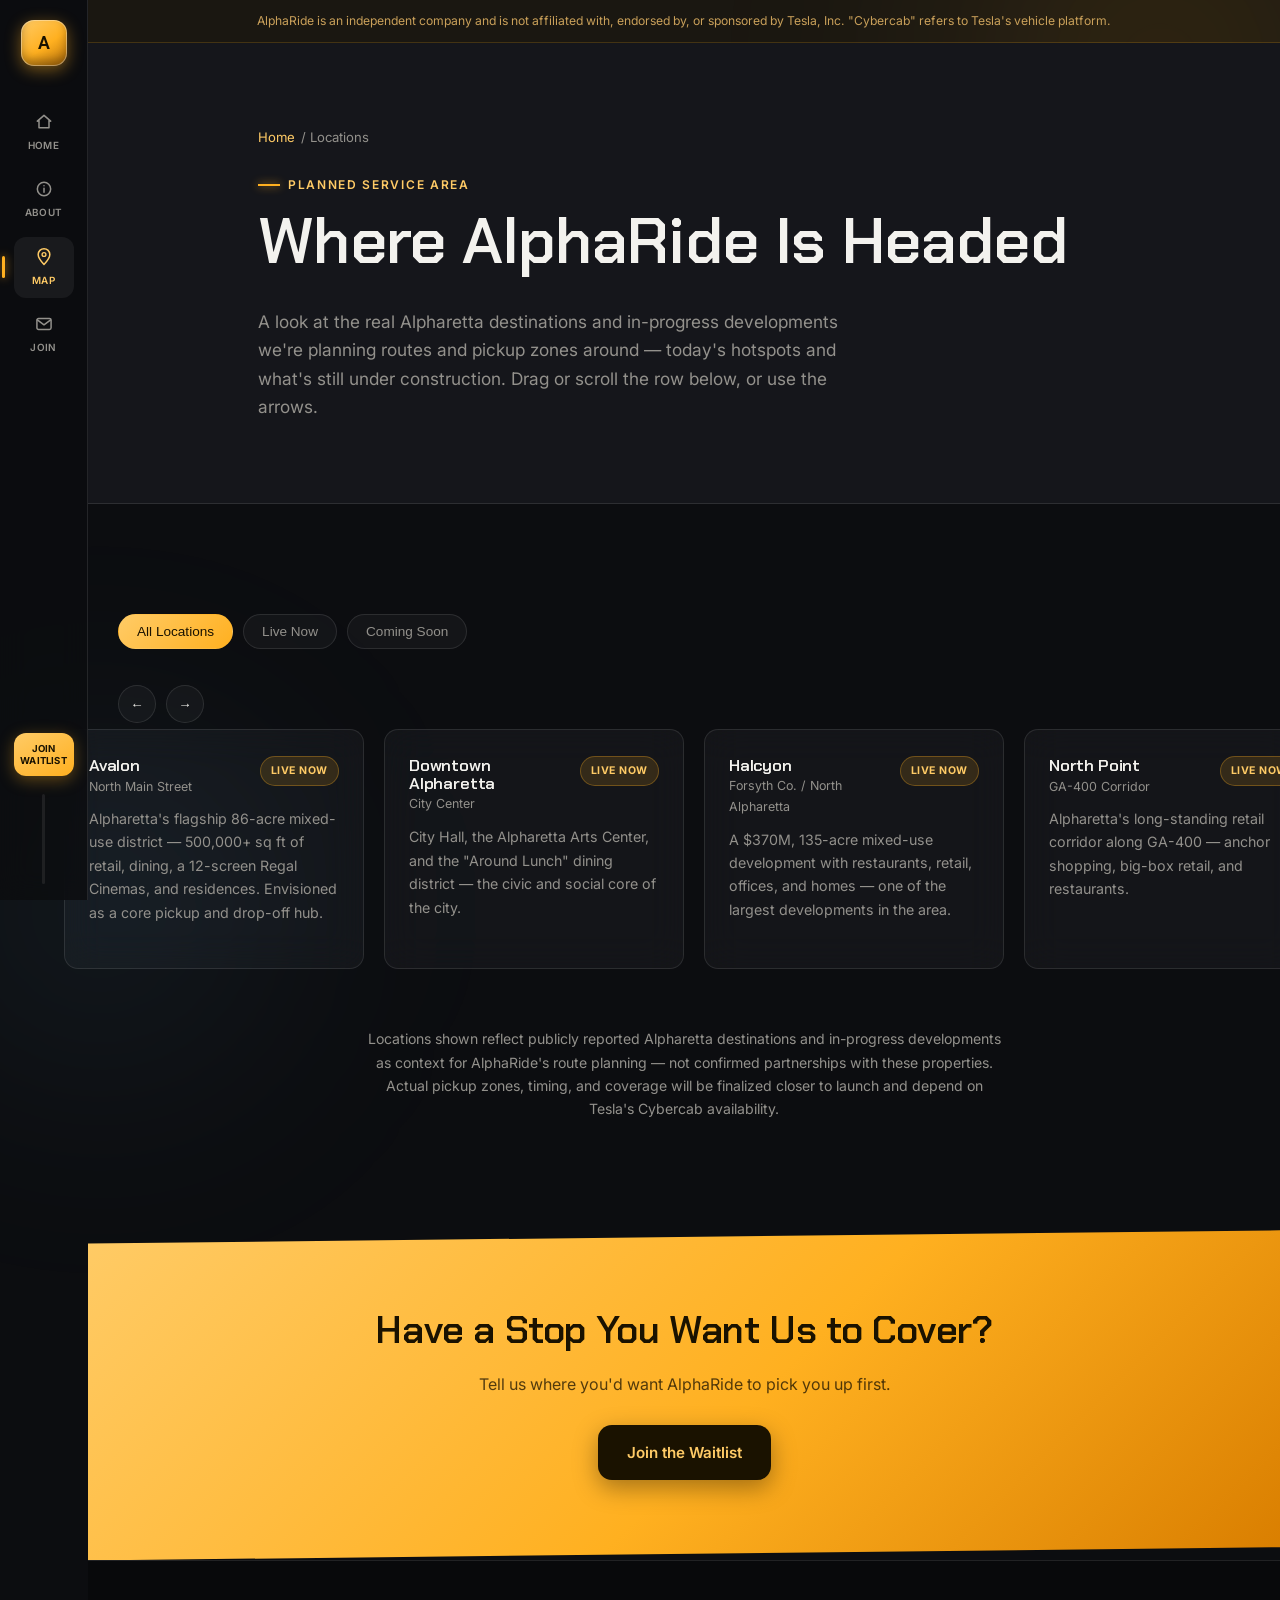
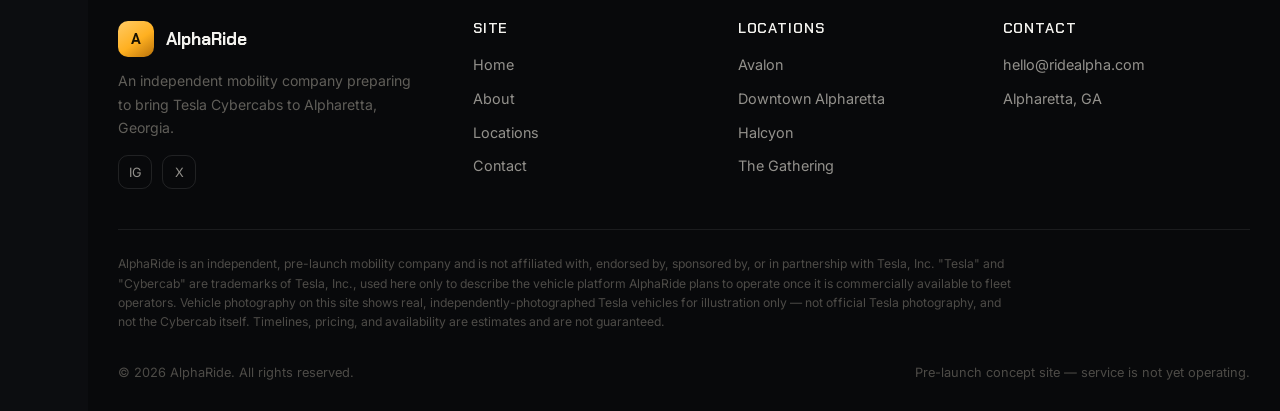
<file: locations.html>
<!DOCTYPE html>
<html lang="en">
<head>
<meta charset="UTF-8">
<meta name="viewport" content="width=device-width, initial-scale=1.0">
<title>Planned Locations | AlphaRide</title>
<meta name="description" content="Where AlphaRide plans to operate in Alpharetta, GA — from Avalon and downtown Alpharetta to upcoming developments like The Gathering and Northwinds Summit.">
<link rel="icon" type="image/svg+xml" href="favicon.svg">
<link rel="preconnect" href="https://fonts.googleapis.com">
<link rel="preconnect" href="https://fonts.gstatic.com" crossorigin>
<link href="https://fonts.googleapis.com/css2?family=Chakra+Petch:wght@500;600;700&family=Inter:wght@400;500;600;700&display=swap" rel="stylesheet">
<link rel="stylesheet" href="css/styles.css">
</head>
<body>

<nav class="nav-rail">
  <a href="index.html" class="rail-logo" aria-label="AlphaRide Home">
    <span class="logo-mark">A</span>
  </a>
  <div class="rail-links">
    <a href="index.html">
      <span class="rail-icon"><svg viewBox="0 0 24 24"><path d="M4 11 12 4l8 7M6 10v9h12v-9" stroke="currentColor" fill="none" stroke-width="1.8" stroke-linecap="round" stroke-linejoin="round"/></svg></span>
      Home
    </a>
    <a href="about.html">
      <span class="rail-icon"><svg viewBox="0 0 24 24"><circle cx="12" cy="12" r="8" stroke="currentColor" fill="none" stroke-width="1.8"/><path d="M12 11v5M12 8v.01" stroke="currentColor" stroke-width="1.8" stroke-linecap="round"/></svg></span>
      About
    </a>
    <a href="locations.html" class="active">
      <span class="rail-icon"><svg viewBox="0 0 24 24"><path d="M12 21s7-7.5 7-12a7 7 0 1 0-14 0c0 4.5 7 12 7 12Z" stroke="currentColor" fill="none" stroke-width="1.8" stroke-linejoin="round"/><circle cx="12" cy="9" r="2.3" stroke="currentColor" fill="none" stroke-width="1.6"/></svg></span>
      Map
    </a>
    <a href="contact.html">
      <span class="rail-icon"><svg viewBox="0 0 24 24"><rect x="3.5" y="5.5" width="17" height="13" rx="2" stroke="currentColor" fill="none" stroke-width="1.8"/><path d="M4 7l8 6 8-6" stroke="currentColor" fill="none" stroke-width="1.8" stroke-linecap="round" stroke-linejoin="round"/></svg></span>
      Join
    </a>
  </div>
  <a href="contact.html" class="rail-cta">Join<br>Waitlist</a>
  <div class="rail-progress"><div class="rail-progress-fill"></div></div>
</nav>

<div class="disclaimer-strip">
  <div class="container">
    <p>AlphaRide is an independent company and is not affiliated with, endorsed by, or sponsored by Tesla, Inc. "Cybercab" refers to Tesla's vehicle platform.</p>
  </div>
</div>

<main>

  <div class="page-header">
    <div class="container">
      <div class="breadcrumb"><a href="index.html">Home</a> / Locations</div>
      <span class="eyebrow">Planned Service Area</span>
      <h1>Where AlphaRide Is Headed</h1>
      <p>A look at the real Alpharetta destinations and in-progress developments we're planning routes and pickup zones around — today's hotspots and what's still under construction. Drag or scroll the row below, or use the arrows.</p>
    </div>
  </div>

  <section>
    <div class="container">

      <div class="filter-bar">
        <button class="filter-btn active" data-filter="all">All Locations</button>
        <button class="filter-btn" data-filter="now">Live Now</button>
        <button class="filter-btn" data-filter="upcoming">Coming Soon</button>
      </div>

      <div class="filmstrip-nav">
        <button class="filmstrip-prev" aria-label="Scroll locations left">&#8592;</button>
        <button class="filmstrip-next" aria-label="Scroll locations right">&#8594;</button>
      </div>

    </div>

    <div class="filmstrip-wrap">
      <div class="location-filmstrip">

        <div class="location-card" data-status="now">
          <div class="loc-top">
            <div><h3>Avalon</h3><div class="loc-area">North Main Street</div></div>
            <span class="loc-status now">Live Now</span>
          </div>
          <p class="loc-desc">Alpharetta's flagship 86-acre mixed-use district — 500,000+ sq ft of retail, dining, a 12-screen Regal Cinemas, and residences. Envisioned as a core pickup and drop-off hub.</p>
        </div>

        <div class="location-card" data-status="now">
          <div class="loc-top">
            <div><h3>Downtown Alpharetta</h3><div class="loc-area">City Center</div></div>
            <span class="loc-status now">Live Now</span>
          </div>
          <p class="loc-desc">City Hall, the Alpharetta Arts Center, and the "Around Lunch" dining district — the civic and social core of the city.</p>
        </div>

        <div class="location-card" data-status="now">
          <div class="loc-top">
            <div><h3>Halcyon</h3><div class="loc-area">Forsyth Co. / North Alpharetta</div></div>
            <span class="loc-status now">Live Now</span>
          </div>
          <p class="loc-desc">A $370M, 135-acre mixed-use development with restaurants, retail, offices, and homes — one of the largest developments in the area.</p>
        </div>

        <div class="location-card" data-status="now">
          <div class="loc-top">
            <div><h3>North Point</h3><div class="loc-area">GA-400 Corridor</div></div>
            <span class="loc-status now">Live Now</span>
          </div>
          <p class="loc-desc">Alpharetta's long-standing retail corridor along GA-400 — anchor shopping, big-box retail, and restaurants.</p>
        </div>

        <div class="location-card" data-status="now">
          <div class="loc-top">
            <div><h3>Ameris Bank Amphitheatre</h3><div class="loc-area">Encore Park</div></div>
            <span class="loc-status now">Live Now</span>
          </div>
          <p class="loc-desc">Metro Atlanta's premier outdoor concert venue — exactly the kind of event traffic an on-demand ride is built for.</p>
        </div>

        <div class="location-card" data-status="now">
          <div class="loc-top">
            <div><h3>Wills Park</h3><div class="loc-area">Old Milton Parkway</div></div>
            <span class="loc-status now">Live Now</span>
          </div>
          <p class="loc-desc">Alpharetta's recreation hub — equestrian center, aquatic center, sports fields, and one of the city's most-visited parks.</p>
        </div>

        <div class="location-card" data-status="now">
          <div class="loc-top">
            <div><h3>Northwinds Tech Corridor</h3><div class="loc-area">Windward Pkwy / GA-400</div></div>
            <span class="loc-status now">Live Now</span>
          </div>
          <p class="loc-desc">The office core of "Alpharetta, Technology City of the South" — a dense weekday commuter corridor well suited to short autonomous hops.</p>
        </div>

        <div class="location-card" data-status="upcoming">
          <div class="loc-top">
            <div><h3>The Gathering</h3><div class="loc-area">Haynes Bridge Road</div></div>
            <span class="loc-status upcoming">Coming Soon</span>
          </div>
          <p class="loc-desc">A Napa Valley-inspired open-air retail district less than a mile from downtown and Avalon. Vertical construction underway, with an anticipated opening in late 2026.</p>
        </div>

        <div class="location-card" data-status="upcoming">
          <div class="loc-top">
            <div><h3>Northwinds Summit</h3><div class="loc-area">Northwinds</div></div>
            <span class="loc-status upcoming">Coming Soon</span>
          </div>
          <p class="loc-desc">A large-scale project planned to deliver over 1.2 million sq ft of office space, a 150-room hotel, and retail/dining once complete.</p>
        </div>

        <div class="location-card" data-status="upcoming">
          <div class="loc-top">
            <div><h3>Brookside Redevelopment</h3><div class="loc-area">Old Milton area</div></div>
            <span class="loc-status upcoming">Coming Soon</span>
          </div>
          <p class="loc-desc">Portman Holdings' planned redevelopment of the Brookside office campus into a mixed-use district with retail, apartments, and townhomes.</p>
        </div>

        <div class="location-card" data-status="upcoming">
          <div class="loc-top">
            <div><h3>Academy &amp; Haynes Bridge</h3><div class="loc-area">Near Downtown</div></div>
            <span class="loc-status upcoming">Coming Soon</span>
          </div>
          <p class="loc-desc">A planned mixed-use retail and dining project from Mayfair Street Partners, with a walkable design tying into the growing downtown district.</p>
        </div>

      </div>
    </div>

    <div class="container">
      <p class="locations-note">Locations shown reflect publicly reported Alpharetta destinations and in-progress developments as context for AlphaRide's route planning — not confirmed partnerships with these properties. Actual pickup zones, timing, and coverage will be finalized closer to launch and depend on Tesla's Cybercab availability.</p>
    </div>
  </section>

  <!-- CTA -->
  <section class="cta-banner">
    <div class="container">
      <h2>Have a Stop You Want Us to Cover?</h2>
      <p>Tell us where you'd want AlphaRide to pick you up first.</p>
      <a href="contact.html" class="btn btn-primary">Join the Waitlist</a>
    </div>
  </section>

</main>

<footer class="site-footer">
  <div class="container">
    <div class="footer-grid">
      <div class="footer-brand">
        <a href="index.html" class="logo">
          <span class="logo-mark">A</span>
          AlphaRide
        </a>
        <p>An independent mobility company preparing to bring Tesla Cybercabs to Alpharetta, Georgia.</p>
        <div class="footer-social">
          <a href="#" aria-label="Instagram">IG</a>
          <a href="#" aria-label="X / Twitter">X</a>
        </div>
      </div>
      <div class="footer-col">
        <h4>Site</h4>
        <ul>
          <li><a href="index.html">Home</a></li>
          <li><a href="about.html">About</a></li>
          <li><a href="locations.html">Locations</a></li>
          <li><a href="contact.html">Contact</a></li>
        </ul>
      </div>
      <div class="footer-col">
        <h4>Locations</h4>
        <ul>
          <li><a href="locations.html">Avalon</a></li>
          <li><a href="locations.html">Downtown Alpharetta</a></li>
          <li><a href="locations.html">Halcyon</a></li>
          <li><a href="locations.html">The Gathering</a></li>
        </ul>
      </div>
      <div class="footer-col">
        <h4>Contact</h4>
        <ul>
          <li><a href="mailto:hello@ridealpha.com">hello@ridealpha.com</a></li>
          <li>Alpharetta, GA</li>
        </ul>
      </div>
    </div>
    <p class="footer-legal">AlphaRide is an independent, pre-launch mobility company and is not affiliated with, endorsed by, sponsored by, or in partnership with Tesla, Inc. "Tesla" and "Cybercab" are trademarks of Tesla, Inc., used here only to describe the vehicle platform AlphaRide plans to operate once it is commercially available to fleet operators. Vehicle photography on this site shows real, independently-photographed Tesla vehicles for illustration only — not official Tesla photography, and not the Cybercab itself. Timelines, pricing, and availability are estimates and are not guaranteed.</p>
    <div class="footer-bottom">
      <span>&copy; 2026 AlphaRide. All rights reserved.</span>
      <span>Pre-launch concept site — service is not yet operating.</span>
    </div>
  </div>
</footer>

<script src="js/main.js"></script>
</body>
</html>
</file>
<file: css/styles.css>
/* ===========================================================
   AlphaRide — "The Route" visual system
   Vertical rail nav, full-bleed split hero, route-line timeline,
   horizontal location filmstrip. Graphite + amber "headlights at
   dusk" palette.
   =========================================================== */

:root {
  --color-bg: #0c0d10;
  --color-bg-alt: #15161b;
  --color-bg-dark: #08090b;
  --color-bg-dark-alt: #131419;
  --color-text: #f3f2ee;
  --color-text-light: #93918c;
  --color-text-invert: #f3f2ee;
  --color-accent: #ffb020;
  --color-accent-dark: #ffcb66;
  --color-ice: #7dd8ff;
  --color-white: #ffffff;
  --color-border: rgba(255, 255, 255, 0.1);
  --color-border-strong: rgba(255, 255, 255, 0.2);

  --glass-bg: rgba(255, 255, 255, 0.035);
  --glass-bg-hover: rgba(255, 255, 255, 0.06);
  --glass-blur: blur(18px) saturate(140%);

  --font-heading: "Chakra Petch", "Inter", -apple-system, BlinkMacSystemFont, "Segoe UI", sans-serif;
  --font-body: "Inter", -apple-system, BlinkMacSystemFont, "Segoe UI", sans-serif;

  --rail-width: 88px;
  --max-width: 1180px;
  --radius: 14px;
  --shadow-sm: 0 1px 3px rgba(0, 0, 0, 0.3);
  --shadow-md: 0 24px 60px rgba(0, 0, 0, 0.5);
  --transition: 0.25s cubic-bezier(0.4, 0, 0.2, 1);
}

/* ---------- Reset ---------- */
*, *::before, *::after { box-sizing: border-box; }
html { scroll-behavior: smooth; }

body {
  margin: 0;
  font-family: var(--font-body);
  color: var(--color-text);
  background: var(--color-bg);
  line-height: 1.65;
  -webkit-font-smoothing: antialiased;
  position: relative;
  overflow-x: hidden;
  padding-left: var(--rail-width);
}

body::before,
body::after {
  content: "";
  position: fixed;
  border-radius: 50%;
  filter: blur(120px);
  z-index: -1;
  pointer-events: none;
}

body::before {
  width: 640px; height: 480px; top: -180px; right: -200px;
  background: radial-gradient(circle, rgba(255, 176, 32, 0.16), transparent 70%);
}

body::after {
  width: 560px; height: 420px; bottom: -220px; left: -180px;
  background: radial-gradient(circle, rgba(125, 216, 255, 0.1), transparent 70%);
}

::selection { background: rgba(255, 176, 32, 0.35); color: #10100e; }
::-webkit-scrollbar { width: 10px; height: 10px; }
::-webkit-scrollbar-track { background: var(--color-bg); }
::-webkit-scrollbar-thumb { background: rgba(255, 255, 255, 0.14); border-radius: 8px; }
::-webkit-scrollbar-thumb:hover { background: rgba(255, 255, 255, 0.24); }

img { max-width: 100%; display: block; }
a { color: inherit; text-decoration: none; }
ul { margin: 0; padding: 0; list-style: none; }

h1, h2, h3, h4 {
  font-family: var(--font-heading);
  font-weight: 600;
  line-height: 1.08;
  letter-spacing: -0.01em;
  margin: 0 0 0.5em;
  color: var(--color-text);
}

p { margin: 0 0 1em; color: var(--color-text-light); }

.container { width: 100%; max-width: var(--max-width); margin: 0 auto; padding: 0 24px; position: relative; }
section { padding: 110px 0; position: relative; }

.section-bg-alt {
  background: var(--color-bg-alt);
  border-top: 1px solid rgba(255, 255, 255, 0.06);
  border-bottom: 1px solid rgba(255, 255, 255, 0.06);
}

.section-bg-dark {
  position: relative;
  background: linear-gradient(160deg, var(--color-bg-dark) 0%, var(--color-bg-dark-alt) 100%);
  overflow: hidden;
}

.section-header { max-width: 640px; margin: 0 auto 52px; text-align: center; }
.section-header.left { margin: 0 0 52px; text-align: left; }

.eyebrow {
  display: inline-flex;
  align-items: center;
  gap: 8px;
  font-family: var(--font-body);
  font-size: 0.75rem;
  font-weight: 600;
  letter-spacing: 0.14em;
  text-transform: uppercase;
  color: var(--color-accent-dark);
  margin-bottom: 12px;
}

.eyebrow::before {
  content: "";
  width: 22px; height: 2px;
  background: var(--color-accent);
  box-shadow: 0 0 8px rgba(255, 176, 32, 0.85);
  display: inline-block;
}

.section-header h2 { font-size: clamp(2rem, 3.6vw, 3rem); }
.section-header p { color: var(--color-text-light); font-size: 1.05rem; }

/* ---------- Disclaimer strip ---------- */
.disclaimer-strip {
  background: rgba(255, 176, 32, 0.06);
  border-bottom: 1px solid rgba(255, 176, 32, 0.18);
  padding: 12px 0;
}

.disclaimer-strip p { margin: 0; font-size: 0.76rem; color: #c9a05a; text-align: center; line-height: 1.5; }

/* ---------- Buttons ---------- */
.btn {
  display: inline-flex; align-items: center; justify-content: center; gap: 8px;
  padding: 14px 28px; border-radius: var(--radius);
  font-weight: 600; font-size: 0.95rem; border: 1px solid transparent;
  cursor: pointer;
  transition: background var(--transition), color var(--transition), border-color var(--transition), transform var(--transition), box-shadow var(--transition);
  white-space: nowrap;
}

.btn:hover { transform: translateY(-2px); }

.btn-primary {
  background: linear-gradient(135deg, #ffcb66 0%, var(--color-accent) 60%, #e08d00 100%);
  color: #1a1200;
  box-shadow: 0 8px 24px rgba(255, 176, 32, 0.35), inset 0 1px 0 rgba(255, 255, 255, 0.35);
}

.btn-primary:hover { box-shadow: 0 12px 34px rgba(255, 176, 32, 0.5), inset 0 1px 0 rgba(255, 255, 255, 0.4); }

.btn-secondary {
  background: var(--glass-bg);
  backdrop-filter: var(--glass-blur); -webkit-backdrop-filter: var(--glass-blur);
  color: var(--color-text); border-color: var(--color-border);
}

.btn-secondary:hover { background: var(--glass-bg-hover); border-color: var(--color-border-strong); box-shadow: 0 8px 24px rgba(0, 0, 0, 0.35); }
.btn-block { width: 100%; }

/* ---------- Vertical nav rail ---------- */
.nav-rail {
  position: fixed;
  top: 0; left: 0; bottom: 0;
  width: var(--rail-width);
  z-index: 200;
  display: flex;
  flex-direction: column;
  align-items: center;
  background: rgba(12, 13, 16, 0.85);
  backdrop-filter: blur(14px) saturate(140%);
  -webkit-backdrop-filter: blur(14px) saturate(140%);
  border-right: 1px solid var(--color-border);
  padding: 20px 0 16px;
}

.rail-logo { margin-bottom: 28px; flex-shrink: 0; }

.rail-logo .logo-mark {
  width: 46px; height: 46px;
  border-radius: 13px;
  background: linear-gradient(145deg, #ffcb66 0%, var(--color-accent) 55%, #b9720a 100%);
  color: #1a1200;
  display: flex; align-items: center; justify-content: center;
  font-family: var(--font-heading); font-weight: 700; font-size: 1.15rem;
  box-shadow:
    inset 0 0 0 1px rgba(255, 255, 255, 0.35),
    inset 0 -6px 10px rgba(20, 12, 0, 0.35),
    0 4px 16px rgba(255, 176, 32, 0.45);
  transition: box-shadow var(--transition), transform var(--transition);
}

.rail-logo:hover .logo-mark { transform: translateY(-1px) scale(1.04); }

.rail-links {
  display: flex;
  flex-direction: column;
  gap: 6px;
  flex: 1;
  width: 100%;
  align-items: center;
  margin-top: 8px;
}

.rail-links a {
  width: 60px;
  display: flex;
  flex-direction: column;
  align-items: center;
  gap: 5px;
  padding: 10px 4px;
  border-radius: 12px;
  color: var(--color-text-light);
  font-size: 0.62rem;
  font-weight: 600;
  letter-spacing: 0.03em;
  text-transform: uppercase;
  text-align: center;
  position: relative;
  transition: background var(--transition), color var(--transition);
}

.rail-links a .rail-icon {
  width: 20px; height: 20px;
  display: flex; align-items: center; justify-content: center;
}

.rail-links a .rail-icon svg { width: 100%; height: 100%; }

.rail-links a:hover { background: var(--glass-bg); color: var(--color-text); }

.rail-links a.active {
  background: var(--glass-bg-hover);
  color: var(--color-accent-dark);
}

.rail-links a.active::before {
  content: "";
  position: absolute;
  left: -12px; top: 50%; transform: translateY(-50%);
  width: 3px; height: 22px;
  border-radius: 2px;
  background: var(--color-accent);
  box-shadow: 0 0 10px rgba(255, 176, 32, 0.8);
}

.rail-cta {
  margin-top: 12px;
  width: 60px;
  display: flex;
  flex-direction: column;
  align-items: center;
  gap: 4px;
  padding: 10px 2px;
  border-radius: 12px;
  background: linear-gradient(150deg, #ffcb66, var(--color-accent));
  color: #1a1200;
  font-size: 0.6rem;
  font-weight: 700;
  text-align: center;
  line-height: 1.2;
  text-transform: uppercase;
  letter-spacing: 0.02em;
  box-shadow: 0 4px 16px rgba(255, 176, 32, 0.35);
  transition: transform var(--transition), box-shadow var(--transition);
}

.rail-cta:hover { transform: translateY(-2px); box-shadow: 0 8px 22px rgba(255, 176, 32, 0.5); }

.rail-progress {
  width: 3px;
  height: 90px;
  border-radius: 2px;
  background: rgba(255, 255, 255, 0.08);
  margin-top: 18px;
  overflow: hidden;
  flex-shrink: 0;
  position: relative;
}

.rail-progress-fill {
  position: absolute;
  left: 0; bottom: 0; width: 100%; height: 0%;
  background: linear-gradient(0deg, var(--color-accent), var(--color-ice));
  border-radius: 2px;
  transition: height 0.1s linear;
}

.nav-toggle {
  display: none;
}

/* mobile: rail becomes a bottom tab bar */
@media (max-width: 780px) {
  body { padding-left: 0; padding-bottom: 76px; }

  .nav-rail {
    top: auto; bottom: 0; left: 0; right: 0;
    width: 100%; height: 76px;
    flex-direction: row;
    align-items: center;
    justify-content: space-between;
    padding: 0 12px;
    border-right: none;
    border-top: 1px solid var(--color-border);
  }

  .rail-logo { margin-bottom: 0; }
  .rail-links { flex-direction: row; margin-top: 0; gap: 2px; overflow-x: auto; }
  .rail-links a { width: 54px; padding: 6px 2px; }
  .rail-links a.active::before { left: 50%; top: -8px; transform: translateX(-50%); width: 22px; height: 3px; }
  .rail-cta { margin-top: 0; width: auto; padding: 10px 14px; flex-direction: row; white-space: nowrap; }
  .rail-progress { display: none; }
}

/* ---------- Hero: full-bleed split screen ---------- */
.hero-split {
  display: grid;
  grid-template-columns: 1.05fr 0.95fr;
  min-height: 100vh;
  align-items: stretch;
}

.hero-copy-col {
  display: flex;
  flex-direction: column;
  justify-content: center;
  padding: 140px 56px 80px clamp(24px, 5vw, 72px);
  position: relative;
  background: radial-gradient(ellipse 700px 500px at 20% 20%, rgba(255, 176, 32, 0.12), transparent 60%);
}

.hero-copy-col::before {
  content: "";
  position: absolute;
  inset: 0;
  background-image: radial-gradient(circle, rgba(137, 157, 255, 0.1) 1px, transparent 1px);
  background-size: 26px 26px;
  -webkit-mask-image: linear-gradient(180deg, transparent, rgba(0,0,0,0.5) 40%, transparent 90%);
  mask-image: linear-gradient(180deg, transparent, rgba(0,0,0,0.5) 40%, transparent 90%);
  pointer-events: none;
}

.hero-copy-col > * { position: relative; }

.hero-image-col {
  position: relative;
  clip-path: polygon(9% 0, 100% 0, 100% 100%, 0% 100%);
  overflow: hidden;
}

.hero-image-col img {
  width: 100%; height: 100%;
  object-fit: cover;
  object-position: center 30%;
  filter: saturate(1.05) contrast(1.05);
}

.hero-image-col::after {
  content: "";
  position: absolute; inset: 0;
  background: linear-gradient(180deg, rgba(8,9,11,0.15) 0%, rgba(8,9,11,0) 30%, rgba(8,9,11,0.55) 100%);
}

.hero-photo-credit {
  position: absolute;
  right: 20px; bottom: 16px;
  z-index: 2;
  font-size: 0.68rem;
  color: rgba(243,242,238,0.65);
  letter-spacing: 0.03em;
}

.grad-text {
  background: linear-gradient(120deg, var(--color-accent-dark) 0%, var(--color-accent) 60%, var(--color-ice) 100%);
  -webkit-background-clip: text; background-clip: text; color: transparent;
}

.hero-copy-col h1 { font-size: clamp(2.8rem, 6vw, 5.2rem); margin-bottom: 22px; }
.hero-copy-col p.lead { font-size: 1.2rem; color: var(--color-text-light); max-width: 46ch; }
.hero-actions { display: flex; gap: 16px; flex-wrap: wrap; margin-top: 34px; }
.hero-note { margin-top: 20px; font-size: 0.82rem; color: #6f6d68; max-width: 46ch; }

.hero-scroll-cue {
  position: absolute;
  left: clamp(24px, 5vw, 72px);
  bottom: 32px;
  display: flex;
  align-items: center;
  gap: 10px;
  font-size: 0.7rem;
  letter-spacing: 0.12em;
  text-transform: uppercase;
  color: var(--color-text-light);
}

.hero-scroll-cue .line {
  width: 32px; height: 1px;
  background: var(--color-text-light);
  position: relative;
  overflow: hidden;
}

.hero-scroll-cue .line::after {
  content: "";
  position: absolute; left: -100%; top: 0; width: 100%; height: 100%;
  background: var(--color-accent);
  animation: cue-slide 1.8s ease-in-out infinite;
}

@keyframes cue-slide {
  0% { left: -100%; }
  50% { left: 0; }
  100% { left: 100%; }
}

@media (prefers-reduced-motion: reduce) {
  .hero-scroll-cue .line::after { animation: none; }
}

@media (max-width: 980px) {
  .hero-split { grid-template-columns: 1fr; min-height: auto; }
  .hero-image-col { clip-path: none; height: 46vh; order: -1; }
  .hero-copy-col { padding: 48px 24px 64px; }
  .hero-scroll-cue { display: none; }
}

/* ---------- Stats bar ---------- */
.stats-bar {
  background: rgba(255, 255, 255, 0.02);
  border-top: 1px solid var(--color-border);
  border-bottom: 1px solid var(--color-border);
  padding: 56px 0;
}

.stats-grid { display: grid; grid-template-columns: repeat(4, 1fr); gap: 24px; text-align: center; }

.stats-grid .stat-number {
  font-family: var(--font-heading); font-size: clamp(1.6rem, 2.6vw, 2.1rem); font-weight: 700;
  background: linear-gradient(120deg, var(--color-accent-dark), var(--color-accent));
  -webkit-background-clip: text; background-clip: text; color: transparent;
}

.stats-grid .stat-label { font-size: 0.85rem; color: var(--color-text-light); margin-top: 4px; }
.stats-note { text-align: center; font-size: 0.75rem; color: #605e59; margin: 28px auto 0; max-width: 680px; }

/* ---------- Editorial "why cybercab" split ---------- */
.editorial-split {
  display: grid;
  grid-template-columns: 0.9fr 1.1fr;
  gap: 0;
  align-items: stretch;
}

.editorial-number {
  display: flex;
  align-items: center;
  justify-content: center;
  position: relative;
  padding: 40px;
}

.editorial-number .big-num {
  font-family: var(--font-heading);
  font-weight: 700;
  font-size: clamp(7rem, 14vw, 13rem);
  line-height: 1;
  background: linear-gradient(160deg, rgba(255,176,32,0.9), rgba(255,176,32,0.05));
  -webkit-background-clip: text; background-clip: text; color: transparent;
  -webkit-text-stroke: 1px rgba(255,176,32,0.35);
}

.editorial-points { display: flex; flex-direction: column; gap: 0; }

.editorial-point {
  padding: 28px 8px 28px 32px;
  border-left: 2px solid var(--color-border);
  position: relative;
  transition: border-color var(--transition);
}

.editorial-point::before {
  content: "";
  position: absolute; left: -6px; top: 34px;
  width: 10px; height: 10px; border-radius: 50%;
  background: var(--color-bg);
  border: 2px solid var(--color-accent);
  box-shadow: 0 0 8px rgba(255,176,32,0.6);
}

.editorial-point:hover { border-left-color: rgba(255,176,32,0.4); }
.editorial-point h3 { font-size: 1.15rem; margin-bottom: 6px; }
.editorial-point p { font-size: 0.95rem; margin-bottom: 0; }

@media (max-width: 900px) {
  .editorial-split { grid-template-columns: 1fr; }
  .editorial-number { padding: 20px 0 0; }
}

/* ---------- Route timeline (roadmap) ---------- */
.route-timeline { max-width: 720px; margin: 0 auto; position: relative; }

.route-stop {
  display: grid;
  grid-template-columns: 46px 1fr;
  gap: 26px;
  position: relative;
  padding-bottom: 56px;
}

.route-stop:last-child { padding-bottom: 0; }

.route-marker { position: relative; display: flex; justify-content: center; }

.route-marker .dot {
  width: 46px; height: 46px;
  border-radius: 50%;
  background: var(--glass-bg);
  border: 1px solid rgba(255, 176, 32, 0.35);
  color: var(--color-accent-dark);
  display: flex; align-items: center; justify-content: center;
  font-family: var(--font-heading); font-weight: 700;
  flex-shrink: 0;
  z-index: 2;
  position: relative;
}

.route-stop.is-current .dot {
  background: linear-gradient(135deg, var(--color-accent-dark), var(--color-accent));
  color: #1a1200;
  box-shadow: 0 0 0 6px rgba(255, 176, 32, 0.12);
}

.route-line-seg {
  position: absolute;
  top: 46px; left: 50%;
  width: 2px; height: calc(100% - 46px);
  transform: translateX(-50%) scaleY(0);
  transform-origin: top;
  background: linear-gradient(180deg, var(--color-accent), rgba(255,255,255,0.08));
  transition: transform 0.9s cubic-bezier(0.16, 1, 0.3, 1);
}

.route-stop.is-visible .route-line-seg { transform: translateX(-50%) scaleY(1); }
.route-stop:last-child .route-line-seg { display: none; }

.route-content { padding-top: 4px; }
.route-content h4 { font-size: 1.15rem; margin-bottom: 6px; }
.route-content p { font-size: 0.94rem; margin-bottom: 8px; }

.route-status {
  display: inline-block;
  font-size: 0.68rem; font-weight: 700; text-transform: uppercase; letter-spacing: 0.06em;
  padding: 4px 11px; border-radius: 999px;
  background: rgba(255,255,255,0.05);
  color: #605e59;
  border: 1px solid var(--color-border);
}

.route-stop.is-current .route-status {
  color: var(--color-accent-dark);
  border-color: rgba(255, 176, 32, 0.35);
  background: rgba(255, 176, 32, 0.1);
}

/* ---------- Cards / grid (still used on About / CTA support cards) ---------- */
.grid { display: grid; gap: 28px; }
.grid-3 { grid-template-columns: repeat(3, 1fr); }
.grid-4 { grid-template-columns: repeat(4, 1fr); }
.grid-2 { grid-template-columns: repeat(2, 1fr); }

.card {
  position: relative; overflow: hidden;
  background: var(--glass-bg);
  backdrop-filter: var(--glass-blur); -webkit-backdrop-filter: var(--glass-blur);
  border: 1px solid var(--color-border);
  border-radius: var(--radius);
  padding: 32px 28px;
  box-shadow: inset 0 1px 0 rgba(255, 255, 255, 0.05);
  transition: box-shadow var(--transition), transform var(--transition), border-color var(--transition), background var(--transition);
}

.card:hover {
  background: var(--glass-bg-hover);
  box-shadow: 0 18px 40px rgba(255, 176, 32, 0.12), inset 0 1px 0 rgba(255, 255, 255, 0.08);
  transform: translateY(-4px);
  border-color: rgba(255, 176, 32, 0.3);
}

.card .icon {
  width: 46px; height: 46px; border-radius: 11px;
  background: linear-gradient(145deg, rgba(255, 176, 32, 0.22), rgba(125, 216, 255, 0.12));
  border: 1px solid rgba(255, 176, 32, 0.28);
  color: var(--color-accent-dark);
  display: flex; align-items: center; justify-content: center;
  margin-bottom: 18px;
  font-family: var(--font-heading); font-size: 1.15rem; font-weight: 700;
}

.card h3 { font-size: 1.15rem; margin-bottom: 10px; }
.card p { color: var(--color-text-light); font-size: 0.95rem; margin-bottom: 0; }
.card .tag-row { display: flex; gap: 8px; flex-wrap: wrap; margin-top: 14px; }

.pill {
  display: inline-block; font-size: 0.75rem; font-weight: 600; padding: 4px 11px; border-radius: 999px;
  background: rgba(255, 176, 32, 0.12); border: 1px solid rgba(255, 176, 32, 0.25); color: var(--color-accent-dark);
}

.pill.ice { background: rgba(125, 216, 255, 0.1); border-color: rgba(125, 216, 255, 0.28); color: var(--color-ice); }

/* ---------- CTA banner ---------- */
.cta-banner {
  position: relative;
  background: linear-gradient(135deg, #ffcb66 0%, var(--color-accent) 55%, #d97e00 100%);
  color: #1a1200;
  padding: 80px 0;
  text-align: center;
  overflow: hidden;
  clip-path: polygon(0 4%, 100% 0, 100% 96%, 0 100%);
}

.cta-banner h2 { color: #1a1200; font-size: clamp(1.8rem, 3.4vw, 2.4rem); }
.cta-banner p { color: rgba(26, 18, 0, 0.75); max-width: 520px; margin: 0 auto 28px; }
.cta-banner .btn-secondary { background: rgba(26, 18, 0, 0.1); color: #1a1200; border-color: rgba(26, 18, 0, 0.3); }
.cta-banner .btn-secondary:hover { background: rgba(26, 18, 0, 0.18); }
.cta-banner .btn-primary { background: #1a1200; color: var(--color-accent-dark); box-shadow: 0 8px 24px rgba(0, 0, 0, 0.35); }
.cta-banner .btn-primary:hover { background: #000; }

/* ---------- Page header (About / Locations / Contact) ---------- */
.page-header {
  position: relative;
  padding: 84px 0 64px;
  background: var(--color-bg-alt);
  border-bottom: 1px solid var(--color-border);
  overflow: hidden;
}

.page-header .container { max-width: 900px; }
.page-header h1 { font-size: clamp(2.4rem, 5vw, 4rem); }
.page-header p { color: var(--color-text-light); max-width: 620px; font-size: 1.08rem; }

.breadcrumb { font-size: 0.82rem; color: var(--color-text-light); margin-bottom: 18px; display: flex; gap: 6px; }
.breadcrumb a { color: var(--color-accent-dark); }

/* ---------- Locations: horizontal filmstrip ---------- */
.filter-bar { display: flex; flex-wrap: wrap; gap: 10px; margin-bottom: 36px; }

.filter-btn {
  padding: 9px 18px; border: 1px solid var(--color-border); border-radius: 999px;
  background: var(--glass-bg); color: var(--color-text-light);
  font-size: 0.85rem; font-weight: 500; cursor: pointer;
  transition: background var(--transition), color var(--transition), border-color var(--transition);
}

.filter-btn:hover { border-color: rgba(255, 176, 32, 0.4); color: var(--color-text); }
.filter-btn.active { background: linear-gradient(135deg, var(--color-accent-dark), var(--color-accent)); color: #1a1200; border-color: transparent; }

.filmstrip-wrap { position: relative; margin: 0 -24px; }

.location-filmstrip {
  display: flex;
  gap: 20px;
  overflow-x: auto;
  scroll-snap-type: x proximity;
  padding: 6px 24px 26px;
  scrollbar-width: none;
  -ms-overflow-style: none;
}

.location-filmstrip::-webkit-scrollbar { display: none; }

.location-card {
  position: relative;
  flex: 0 0 300px;
  scroll-snap-align: start;
  background: var(--glass-bg);
  backdrop-filter: var(--glass-blur); -webkit-backdrop-filter: var(--glass-blur);
  border: 1px solid var(--color-border);
  border-radius: var(--radius);
  padding: 26px 24px;
  transition: box-shadow var(--transition), transform var(--transition), border-color var(--transition), background var(--transition);
}

.location-card.hidden { display: none; }

.location-card:hover {
  background: var(--glass-bg-hover);
  box-shadow: 0 18px 40px rgba(255, 176, 32, 0.12);
  transform: translateY(-3px);
  border-color: rgba(255, 176, 32, 0.28);
}

.location-card .loc-top { display: flex; justify-content: space-between; align-items: flex-start; gap: 10px; margin-bottom: 10px; }
.location-card h3 { font-size: 1.05rem; margin-bottom: 2px; }
.location-card .loc-area { font-size: 0.78rem; color: var(--color-text-light); }

.loc-status {
  flex-shrink: 0; font-size: 0.66rem; font-weight: 700; text-transform: uppercase; letter-spacing: 0.05em;
  padding: 5px 10px; border-radius: 999px; white-space: nowrap; border: 1px solid transparent;
}

.loc-status.now { background: rgba(255, 176, 32, 0.14); color: var(--color-accent-dark); border-color: rgba(255, 176, 32, 0.3); }
.loc-status.upcoming { background: rgba(125, 216, 255, 0.1); color: var(--color-ice); border-color: rgba(125, 216, 255, 0.28); }
.location-card p.loc-desc { color: var(--color-text-light); font-size: 0.89rem; margin: 8px 0 0; }

.filmstrip-nav {
  display: flex;
  gap: 10px;
  margin-top: 8px;
}

.filmstrip-nav button {
  width: 38px; height: 38px;
  border-radius: 50%;
  border: 1px solid var(--color-border);
  background: var(--glass-bg);
  color: var(--color-text);
  cursor: pointer;
  display: flex; align-items: center; justify-content: center;
  transition: background var(--transition), border-color var(--transition);
}

.filmstrip-nav button:hover { background: var(--glass-bg-hover); border-color: rgba(255,176,32,0.35); }

.locations-note { color: var(--color-text-light); font-size: 0.88rem; max-width: 640px; margin: 32px auto 0; text-align: center; }

/* ---------- About page ---------- */
.about-split { display: grid; grid-template-columns: 0.9fr 1.1fr; gap: 56px; align-items: center; }

.about-photo {
  position: relative;
  border-radius: var(--radius);
  overflow: hidden;
  aspect-ratio: 4 / 5;
  box-shadow: var(--shadow-md), inset 0 1px 0 rgba(255, 255, 255, 0.06);
  border: 1px solid var(--color-border);
}

.about-photo img { width: 100%; height: 100%; object-fit: cover; }

.about-photo .about-photo-tag {
  position: absolute; left: 0; right: 0; bottom: 0; z-index: 2;
  padding: 16px 20px;
  font-size: 0.76rem; font-weight: 600; color: var(--color-text-invert);
  background: linear-gradient(0deg, rgba(3,5,9,0.85) 0%, rgba(3,5,9,0) 100%);
}

.about-photo .about-photo-tag small { display: block; font-weight: 400; font-size: 0.66rem; opacity: 0.7; text-transform: uppercase; letter-spacing: 0.06em; margin-top: 2px; }

.stat-panel {
  position: relative; border-radius: var(--radius);
  box-shadow: var(--shadow-md), inset 0 1px 0 rgba(255, 255, 255, 0.06);
  border: 1px solid var(--color-border);
  background: linear-gradient(155deg, #14151b 0%, #1c1a1c 55%, #241d17 100%);
  padding: 40px 34px;
  display: flex; flex-direction: column; justify-content: center; gap: 26px;
  overflow: hidden;
}

.stat-panel .sp-item .sp-number {
  font-family: var(--font-heading); font-size: 2rem; font-weight: 700;
  background: linear-gradient(120deg, var(--color-accent-dark), var(--color-accent));
  -webkit-background-clip: text; background-clip: text; color: transparent;
}

.stat-panel .sp-item .sp-label { font-size: 0.85rem; color: var(--color-text-light); margin-top: 2px; }

.values-grid { display: grid; grid-template-columns: repeat(2, 1fr); gap: 28px; }

.value-item h4 { font-size: 1.05rem; margin-bottom: 6px; display: flex; align-items: center; gap: 10px; color: var(--color-text); }

.value-item h4::before {
  content: ""; width: 7px; height: 7px; border-radius: 1px;
  background: var(--color-accent); box-shadow: 0 0 8px rgba(255, 176, 32, 0.8); display: inline-block;
}

.value-item p { color: var(--color-text-light); font-size: 0.92rem; }

/* ---------- Contact / waitlist ---------- */
.contact-layout { display: grid; grid-template-columns: 1.1fr 0.9fr; gap: 56px; align-items: start; }

.contact-form {
  background: var(--glass-bg);
  backdrop-filter: var(--glass-blur); -webkit-backdrop-filter: var(--glass-blur);
  border: 1px solid var(--color-border); border-radius: var(--radius); padding: 36px;
  box-shadow: var(--shadow-md), inset 0 1px 0 rgba(255, 255, 255, 0.05);
}

.form-row { display: grid; grid-template-columns: 1fr 1fr; gap: 18px; }
.form-group { margin-bottom: 20px; }
.form-group label { display: block; font-size: 0.85rem; font-weight: 600; margin-bottom: 6px; color: var(--color-text); }
.form-group .req { color: var(--color-accent); }

.form-group input, .form-group select, .form-group textarea {
  width: 100%; padding: 12px 14px; border: 1px solid var(--color-border); border-radius: 11px;
  font-family: var(--font-body); font-size: 0.95rem;
  background: rgba(255, 255, 255, 0.03); color: var(--color-text);
  transition: border-color var(--transition), box-shadow var(--transition), background var(--transition);
}

.form-group select option { background: #15161b; color: var(--color-text); }
.form-group input::placeholder, .form-group textarea::placeholder { color: #55534e; }

.form-group input:focus, .form-group select:focus, .form-group textarea:focus {
  outline: none; border-color: var(--color-accent);
  background: rgba(255, 255, 255, 0.05); box-shadow: 0 0 0 4px rgba(255, 176, 32, 0.14);
}

.radio-group { display: flex; gap: 20px; flex-wrap: wrap; }
.radio-option { display: flex; align-items: center; gap: 8px; font-size: 0.9rem; font-weight: 500; color: var(--color-text); }
.radio-option input { width: auto; }
.form-note { font-size: 0.8rem; color: var(--color-text-light); margin-top: 10px; }
.form-status { margin-top: 16px; padding: 12px 16px; border-radius: var(--radius); font-size: 0.9rem; display: none; }
.form-status.show { display: block; }
.form-status.success { background: rgba(255, 176, 32, 0.1); color: #ffd68a; border: 1px solid rgba(255, 176, 32, 0.32); }

.contact-info-card {
  position: relative;
  background: linear-gradient(155deg, #14151b 0%, #1c1a1c 55%, #241d17 100%);
  border: 1px solid var(--color-border); border-radius: var(--radius); padding: 34px; margin-bottom: 24px;
  box-shadow: var(--shadow-md), inset 0 1px 0 rgba(255, 255, 255, 0.06);
  overflow: hidden;
}

.info-row { display: flex; gap: 14px; margin-bottom: 18px; font-size: 0.92rem; }

.info-row .icon {
  width: 36px; height: 36px; border-radius: 10px;
  background: rgba(255, 176, 32, 0.12); border: 1px solid rgba(255, 176, 32, 0.28); color: var(--color-accent-dark);
  display: flex; align-items: center; justify-content: center; flex-shrink: 0; font-size: 1rem;
}

.info-row div a:hover { color: var(--color-accent-dark); }
.service-area-list { display: flex; flex-wrap: wrap; gap: 8px; margin-top: 10px; }

.service-area-list li {
  font-size: 0.8rem; padding: 5px 12px; border-radius: 999px;
  background: rgba(255, 255, 255, 0.06); border: 1px solid var(--color-border); color: #d6d4cc;
}

.contact-side-card {
  background: var(--glass-bg);
  backdrop-filter: var(--glass-blur); -webkit-backdrop-filter: var(--glass-blur);
  border: 1px solid var(--color-border); border-radius: var(--radius); padding: 28px;
}

.contact-side-card h4 { font-size: 1rem; margin-bottom: 8px; }
.contact-side-card p { font-size: 0.9rem; color: var(--color-text-light); margin-bottom: 0; }

/* ---------- Footer ---------- */
.site-footer { background: var(--color-bg-dark); border-top: 1px solid var(--color-border); color: var(--color-text-light); padding: 60px 0 28px; }

.footer-grid { display: grid; grid-template-columns: 1.4fr 1fr 1fr 1.1fr; gap: 40px; padding-bottom: 40px; border-bottom: 1px solid rgba(255, 255, 255, 0.08); }

.footer-brand .logo { display: flex; align-items: center; gap: 12px; color: var(--color-text-invert); margin-bottom: 12px; font-family: var(--font-heading); font-weight: 700; font-size: 1.1rem; }

.footer-brand .logo .logo-mark {
  width: 36px; height: 36px; border-radius: 10px;
  background: linear-gradient(145deg, #ffcb66 0%, var(--color-accent) 55%, #b9720a 100%);
  color: #1a1200; display: flex; align-items: center; justify-content: center;
  font-family: var(--font-heading); font-weight: 700; font-size: 0.95rem;
}

.footer-brand p { font-size: 0.88rem; color: #605e59; max-width: 34ch; }
.footer-social { display: flex; gap: 10px; margin-top: 16px; }

.footer-social a {
  width: 34px; height: 34px; border-radius: 10px; border: 1px solid var(--color-border);
  display: flex; align-items: center; justify-content: center; font-size: 0.8rem;
  transition: background var(--transition), border-color var(--transition);
}

.footer-social a:hover { background: var(--color-accent); border-color: var(--color-accent); color: #1a1200; }
.footer-col h4 { color: var(--color-text-invert); font-size: 0.9rem; text-transform: uppercase; letter-spacing: 0.06em; margin-bottom: 16px; }
.footer-col li { margin-bottom: 10px; font-size: 0.9rem; }
.footer-col a:hover { color: var(--color-accent-dark); }
.footer-legal { padding-top: 24px; font-size: 0.76rem; color: #4d4b47; line-height: 1.6; max-width: 900px; }

.footer-bottom { display: flex; justify-content: space-between; align-items: center; padding-top: 18px; font-size: 0.8rem; color: #4d4b47; flex-wrap: wrap; gap: 12px; }

/* ---------- Scroll reveal ---------- */
.reveal-init {
  opacity: 0; transform: translateY(24px);
  transition: opacity 0.7s cubic-bezier(0.16, 1, 0.3, 1), transform 0.7s cubic-bezier(0.16, 1, 0.3, 1);
}

.reveal-init.is-visible { opacity: 1; transform: translateY(0); }

@media (prefers-reduced-motion: reduce) {
  .reveal-init { opacity: 1; transform: none; transition: none; }
  body::before, body::after { display: none; }
  .route-line-seg { transform: translateX(-50%) scaleY(1) !important; transition: none; }
}

/* ===========================================================
   Responsive
   =========================================================== */
@media (max-width: 980px) {
  .grid-4 { grid-template-columns: repeat(2, 1fr); }
  .grid-3 { grid-template-columns: repeat(2, 1fr); }
  .stats-grid { grid-template-columns: repeat(2, 1fr); row-gap: 32px; }
  .about-split { grid-template-columns: 1fr; }
  .contact-layout { grid-template-columns: 1fr; }
  .footer-grid { grid-template-columns: 1fr 1fr; row-gap: 32px; }
}

@media (max-width: 720px) {
  section { padding: 72px 0; }
  .grid-3, .grid-4, .grid-2 { grid-template-columns: 1fr; }
  .form-row { grid-template-columns: 1fr; }
  .footer-grid { grid-template-columns: 1fr; }
  .hero-actions .btn { flex: 1 1 auto; }
  .location-card { flex-basis: 260px; }
}
</file>
